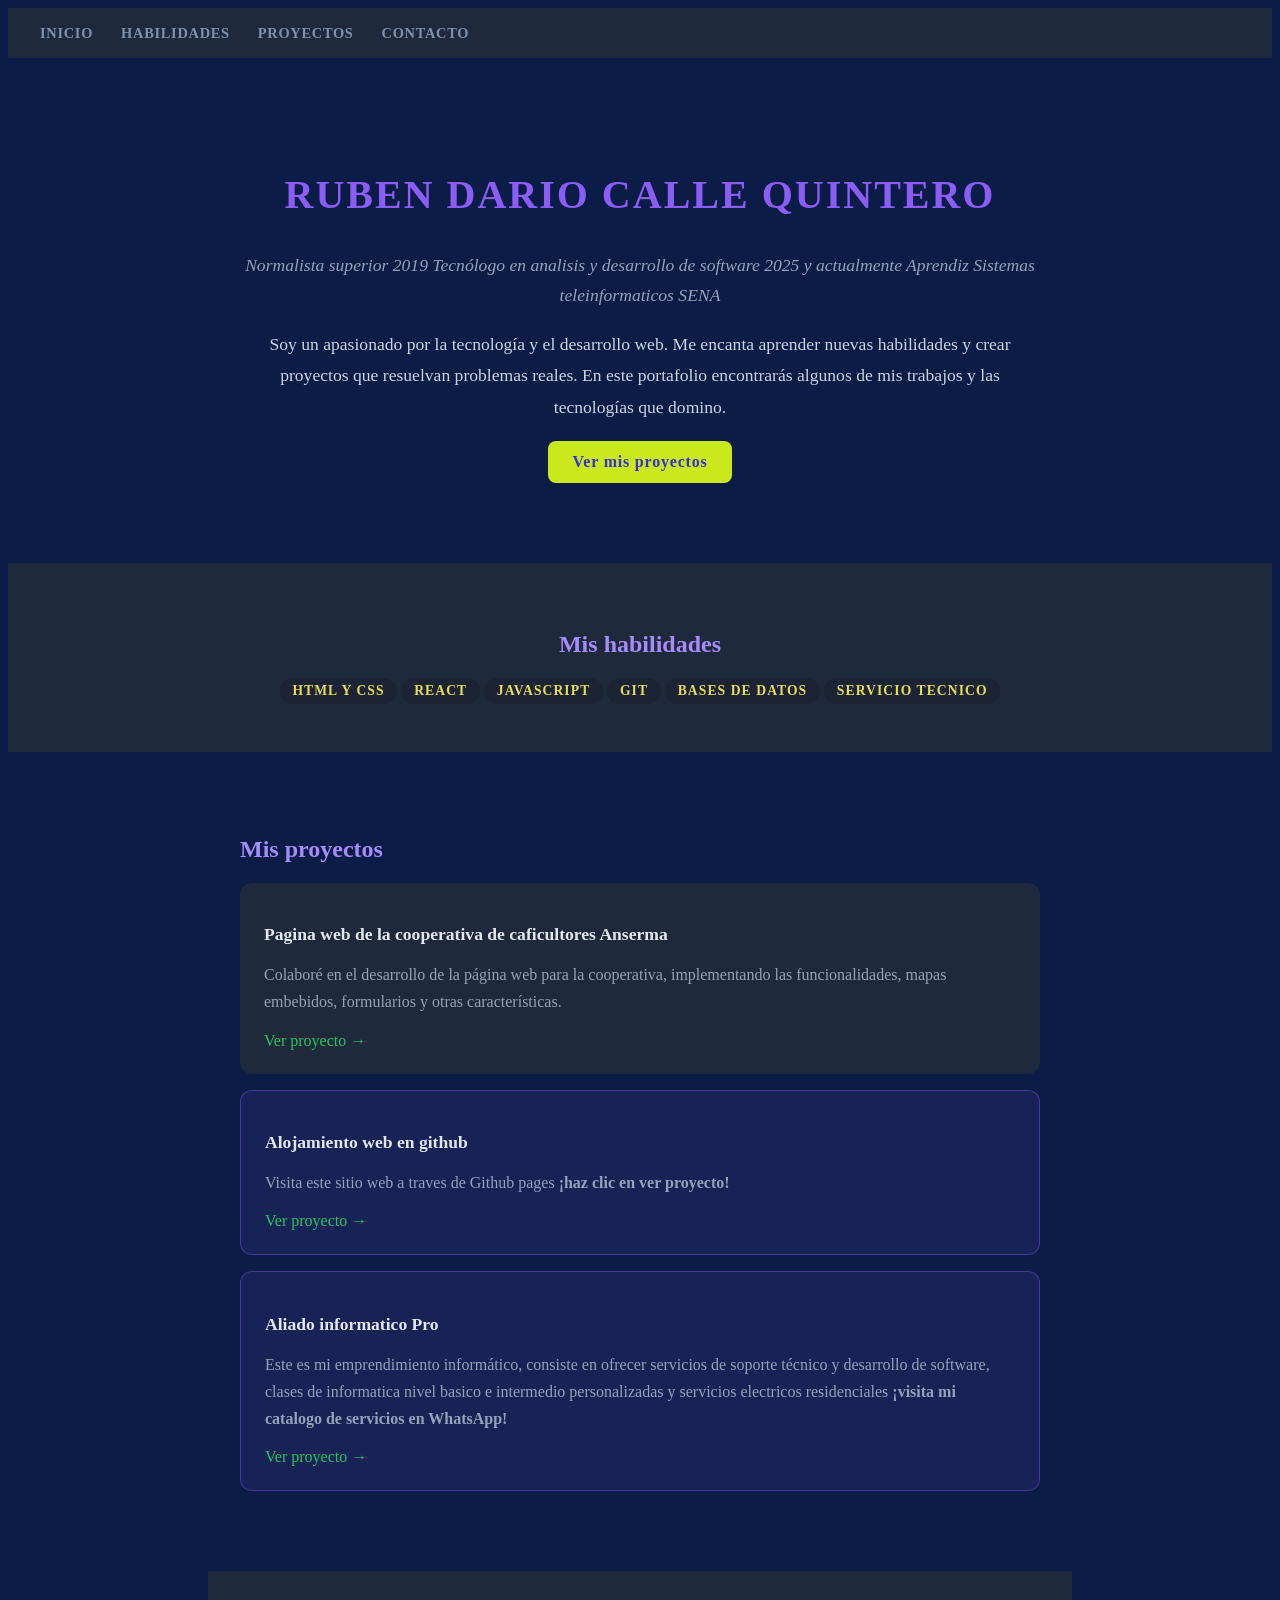
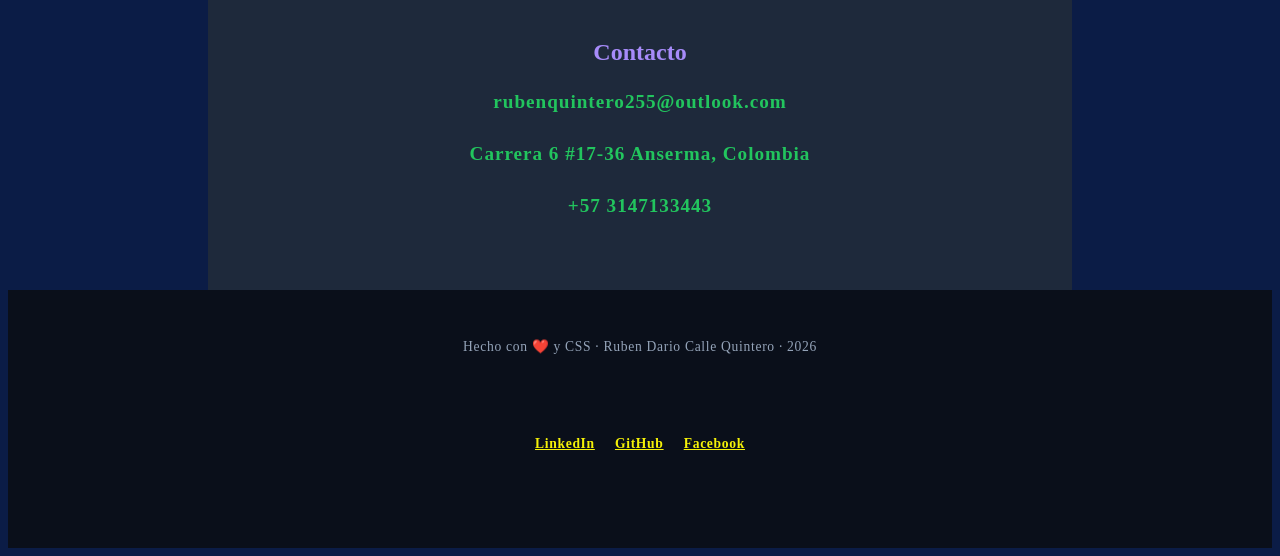
<file: index.html>
<!DOCTYPE html>
<html lang="es">
<head>
  <meta charset="UTF-8">
  <meta name="viewport" content="width=device-width, initial-scale=1.0">
  <title>Mi Perfil</title>

  <!-- 
    ╔══════════════════════════════════════════╗
    ║  TALLER CSS · El Pintor · SENA ADSO      ║
    ║  mi-perfil.html                          ║
    ║                                          ║
    ║  Este archivo HTML NO se edita           ║
    ║  (excepto tu nombre e información).      ║
    ║  Todo el diseño va en style.css          ║
    ╚══════════════════════════════════════════╝
  -->

  <!-- ACTIVIDAD 0: El link de CSS va aquí -->
  <link rel="stylesheet" href="style.css">

  <!-- ACTIVIDAD 5 (extra): Aquí irá el link de Google Fonts -->

</head>
<body>

  <!-- ════════ HEADER + NAVEGACIÓN ════════ -->
  <header>
    <nav>
      <a href="#inicio">Inicio</a>
      <a href="#habilidades">Habilidades</a>
      <a href="#proyectos">Proyectos</a>
      <a href="#contacto">Contacto</a>
    </nav>
  </header>

  <!-- ════════ CONTENIDO PRINCIPAL ════════ -->
  <main>

    <!-- SECCIÓN 1: Hero / Presentación -->
    <section id="inicio">
      <h1 class="nombre">Ruben Dario Calle Quintero</h1>
      <p class="rol"> Normalista superior 2019 Tecnólogo en analisis y desarrollo de software 2025 y  actualmente  Aprendiz Sistemas teleinformaticos SENA</p>
      <p class="descripcion">
          Soy un apasionado por la tecnología y el desarrollo web. Me encanta aprender nuevas habilidades y crear proyectos que resuelvan problemas reales. En este portafolio encontrarás algunos de mis trabajos y las tecnologías que domino.
      </p>
      <a href="#proyectos" class="boton">Ver mis proyectos</a>
    </section>

    <!-- SECCIÓN 2: Habilidades -->
    <section id="habilidades">
      <h2>Mis habilidades</h2>
      <span class="tag">HTML Y CSS</span>
      <span class="tag">React</span>
      <span class="tag">JavaScript</span>
      <span class="tag">Git</span>
      <span class="tag">Bases de datos</span>
      <span class="tag">servicio tecnico</span>
      <!-- Agrega más tags aquí: <span class="tag">Tu habilidad</span> -->
    </section>

    <!-- SECCIÓN 3: Proyectos -->
    <section id="proyectos">
      <h2>Mis proyectos</h2>

      <article class="tarjeta">
        <h3>Pagina web de la cooperativa de caficultores Anserma</h3>
        <p>Colaboré en el desarrollo de la página web para la cooperativa, implementando las funcionalidades, mapas embebidos, formularios y otras características.</p>
        <a href="https://www.cooperativaanserma.com.co/inicio"  target="_blank" class="link-page">Ver proyecto →</a>
      </article>

      <article class="tarjeta destacada">
        <h3>Alojamiento web en github</h3>
        <p>Visita este sitio web a traves de Github pages <strong>¡haz clic en ver proyecto!</strong></p>
        <a href="https://ruwenk.github.io/Taller_Html_Css/"  target="_blank" class="link-page">Ver proyecto →</a>
      </article>
      <article class="tarjeta destacada">
        <h3>Aliado informatico Pro</h3>
        <p> Este es mi emprendimiento informático, consiste en ofrecer servicios de soporte técnico y desarrollo de software, clases de informatica nivel basico e intermedio personalizadas y servicios electricos residenciales <strong>¡visita mi catalogo de servicios en WhatsApp!</strong></p>
        <a href="https://wa.me/573147133443"  target="_blank" class="link-page">Ver proyecto →</a>
      </article>

      <!-- Puedes agregar más tarjetas aquí -->

    </section>

    <!-- SECCIÓN 4: Contacto -->
    <section id="contacto">
      <h2>Contacto</h2>
      <p class="email">rubenquintero255@outlook.com</p>
      <p class="direccion">Carrera 6 #17-36 Anserma, Colombia</p>
      <p class="telefono">+57 3147133443</p>
    </section>

  </main>

  <!-- ════════ PIE DE PÁGINA ════════ -->
  <footer>
    <p>Hecho con ❤️ y CSS · Ruben Dario Calle Quintero · 2026</p>
    <section class="redes-sociales">
      <a href="https://www.linkedin.com/in/ruben-dario-calle-quintero-9b5a65271/" target="_blank">LinkedIn</a>
      <a href="https://github.com/Ruwenk" target="_blank">GitHub</a>
      <a href="https://www.facebook.com/rubenks.callequintero/" target="_blank">Facebook</a>

  </footer>

</body>
</html>
</file>
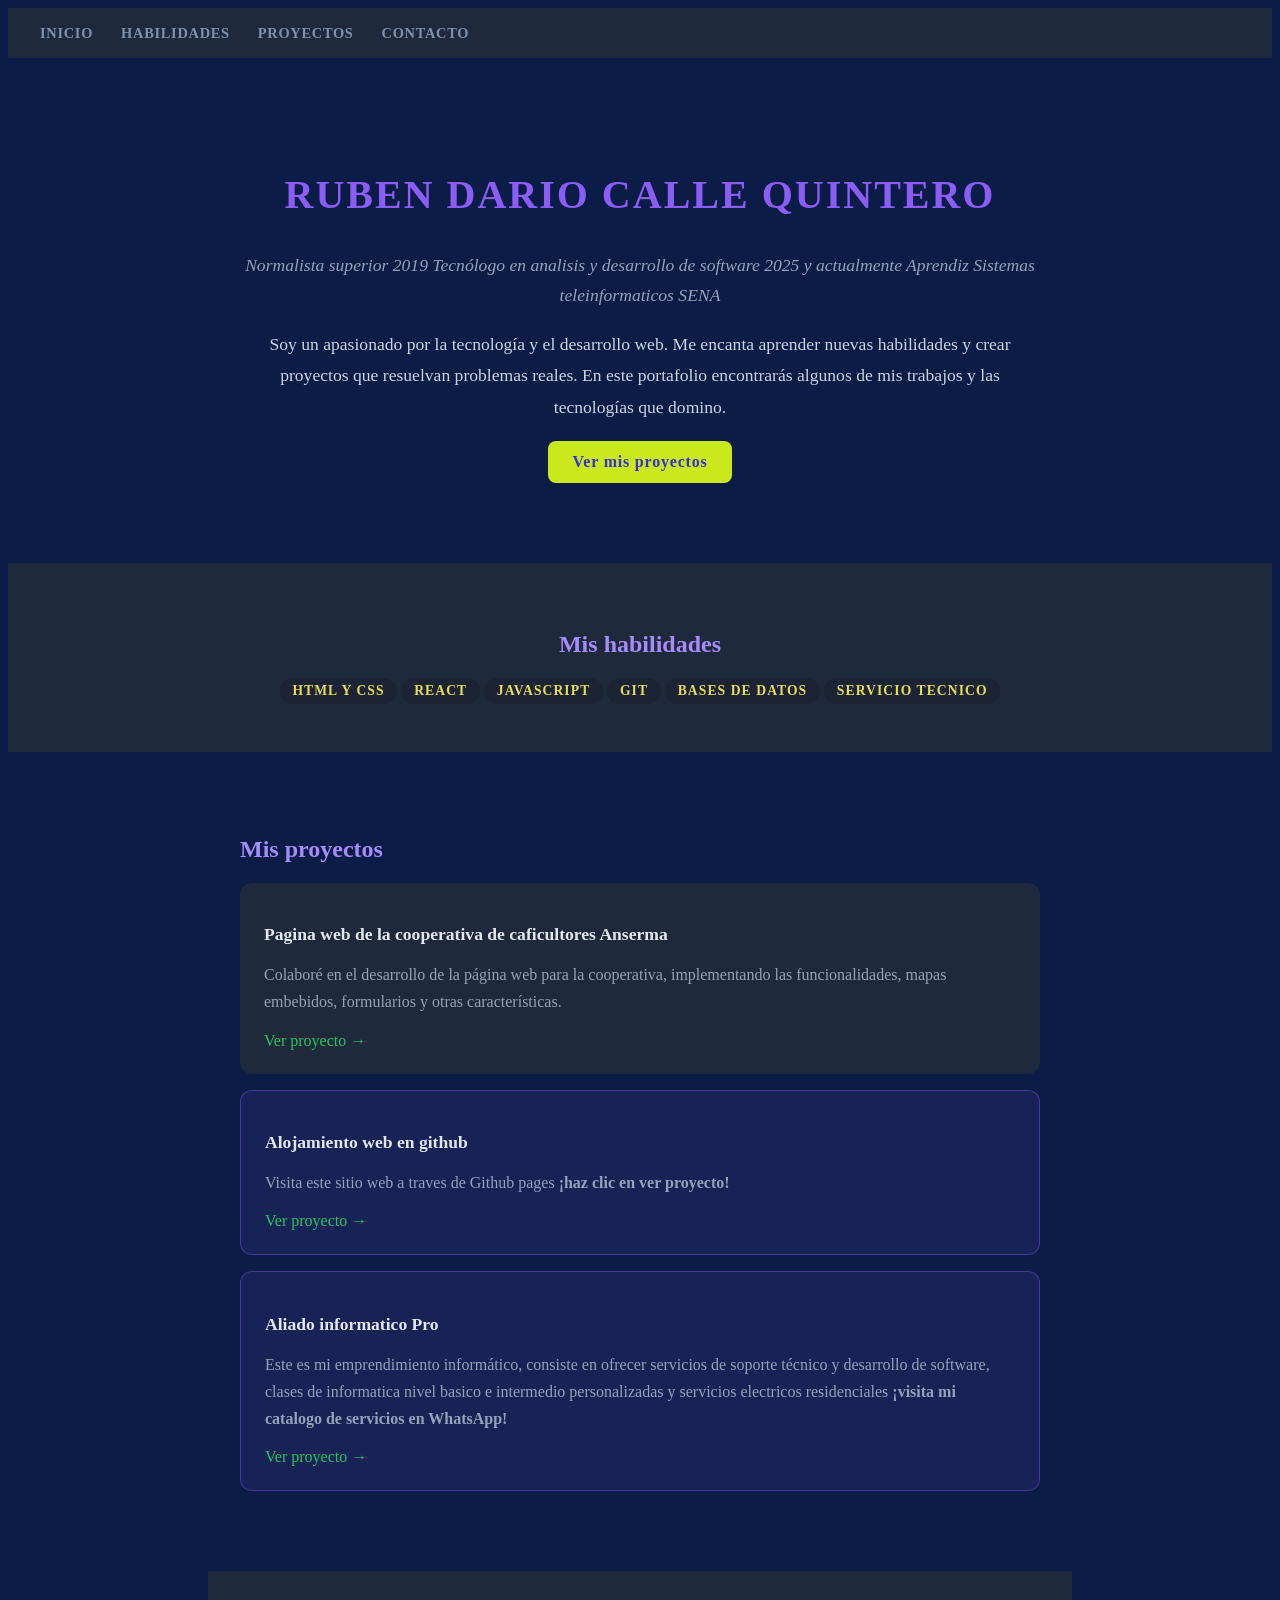
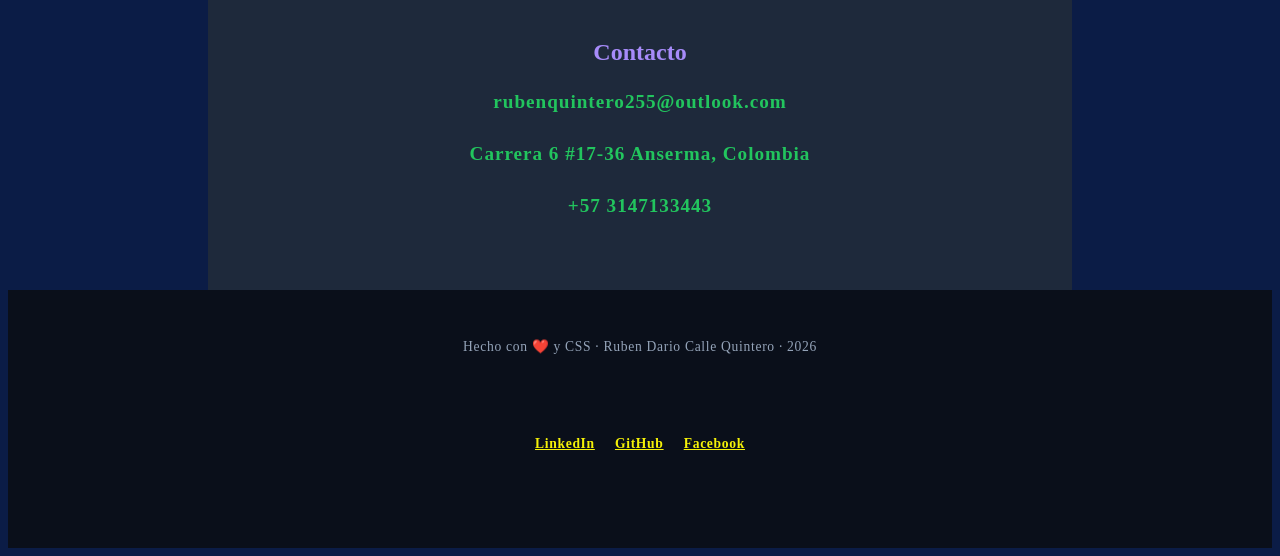
<file: mi-perfil.html>
<!DOCTYPE html>
<html lang="es">
<head>
  <meta charset="UTF-8">
  <meta name="viewport" content="width=device-width, initial-scale=1.0">
  <title>Mi Perfil</title>

  <!-- 
    ╔══════════════════════════════════════════╗
    ║  TALLER CSS · El Pintor · SENA ADSO      ║
    ║  mi-perfil.html                          ║
    ║                                          ║
    ║  Este archivo HTML NO se edita           ║
    ║  (excepto tu nombre e información).      ║
    ║  Todo el diseño va en style.css          ║
    ╚══════════════════════════════════════════╝
  -->

  <!-- ACTIVIDAD 0: El link de CSS va aquí -->
  <link rel="stylesheet" href="style.css">

  <!-- ACTIVIDAD 5 (extra): Aquí irá el link de Google Fonts -->

</head>
<body>

  <!-- ════════ HEADER + NAVEGACIÓN ════════ -->
  <header>
    <nav>
      <a href="#inicio">Inicio</a>
      <a href="#habilidades">Habilidades</a>
      <a href="#proyectos">Proyectos</a>
      <a href="#contacto">Contacto</a>
    </nav>
  </header>

  <!-- ════════ CONTENIDO PRINCIPAL ════════ -->
  <main>

    <!-- SECCIÓN 1: Hero / Presentación -->
    <section id="inicio">
      <h1 class="nombre">Ruben Dario Calle Quintero</h1>
      <p class="rol"> Normalista superior 2019 Tecnólogo en analisis y desarrollo de software 2025 y  actualmente  Aprendiz Sistemas teleinformaticos SENA</p>
      <p class="descripcion">
          Soy un apasionado por la tecnología y el desarrollo web. Me encanta aprender nuevas habilidades y crear proyectos que resuelvan problemas reales. En este portafolio encontrarás algunos de mis trabajos y las tecnologías que domino.
      </p>
      <a href="#proyectos" class="boton">Ver mis proyectos</a>
    </section>

    <!-- SECCIÓN 2: Habilidades -->
    <section id="habilidades">
      <h2>Mis habilidades</h2>
      <span class="tag">HTML Y CSS</span>
      <span class="tag">React</span>
      <span class="tag">JavaScript</span>
      <span class="tag">Git</span>
      <span class="tag">Bases de datos</span>
      <span class="tag">servicio tecnico</span>
      <!-- Agrega más tags aquí: <span class="tag">Tu habilidad</span> -->
    </section>

    <!-- SECCIÓN 3: Proyectos -->
    <section id="proyectos">
      <h2>Mis proyectos</h2>

      <article class="tarjeta">
        <h3>Pagina web de la cooperativa de caficultores Anserma</h3>
        <p>Colaboré en el desarrollo de la página web para la cooperativa, implementando las funcionalidades, mapas embebidos, formularios y otras características.</p>
        <a href="https://www.cooperativaanserma.com.co/inicio"  target="_blank" class="link-page">Ver proyecto →</a>
      </article>

      <article class="tarjeta destacada">
        <h3>Alojamiento web en github</h3>
        <p>Visita este sitio web a traves de Github pages <strong>¡haz clic en ver proyecto!</strong></p>
        <a href="https://github.com/Ruwenk"  target="_blank" class="link-page">Ver proyecto →</a>
      </article>
      <article class="tarjeta destacada">
        <h3>Aliado informatico Pro</h3>
        <p> Este es mi emprendimiento informático, consiste en ofrecer servicios de soporte técnico y desarrollo de software, clases de informatica nivel basico e intermedio personalizadas y servicios electricos residenciales <strong>¡visita mi catalogo de servicios en WhatsApp!</strong></p>
        <a href="https://wa.me/573147133443"  target="_blank" class="link-page">Ver proyecto →</a>
      </article>

      <!-- Puedes agregar más tarjetas aquí -->

    </section>

    <!-- SECCIÓN 4: Contacto -->
    <section id="contacto">
      <h2>Contacto</h2>
      <p class="email">rubenquintero255@outlook.com</p>
      <p class="direccion">Carrera 6 #17-36 Anserma, Colombia</p>
      <p class="telefono">+57 3147133443</p>
    </section>

  </main>

  <!-- ════════ PIE DE PÁGINA ════════ -->
  <footer>
    <p>Hecho con ❤️ y CSS · Ruben Dario Calle Quintero · 2026</p>
    <section class="redes-sociales">
      <a href="https://www.linkedin.com/in/ruben-dario-calle-quintero-9b5a65271/" target="_blank">LinkedIn</a>
      <a href="https://github.com/Ruwenk" target="_blank">GitHub</a>
      <a href="https://www.facebook.com/rubenks.callequintero/" target="_blank">Facebook</a>

  </footer>

</body>
</html>
</file>
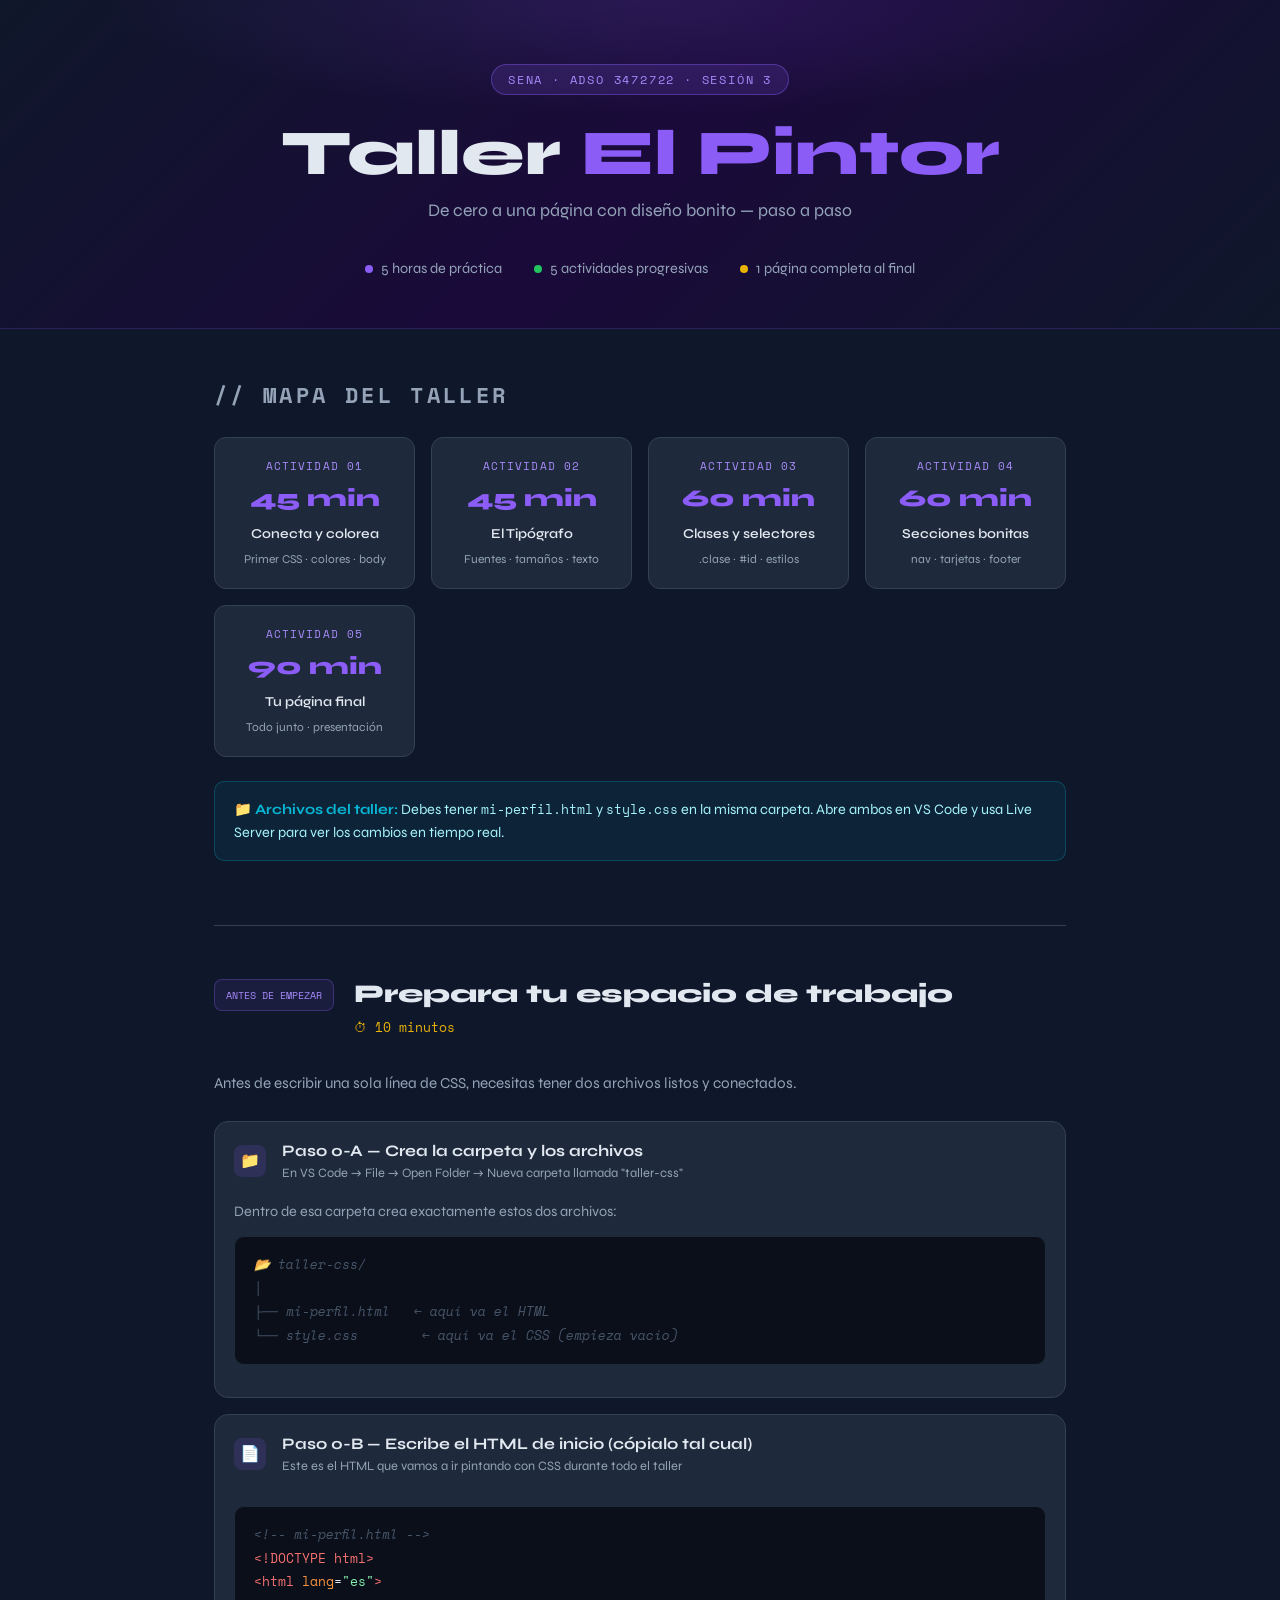
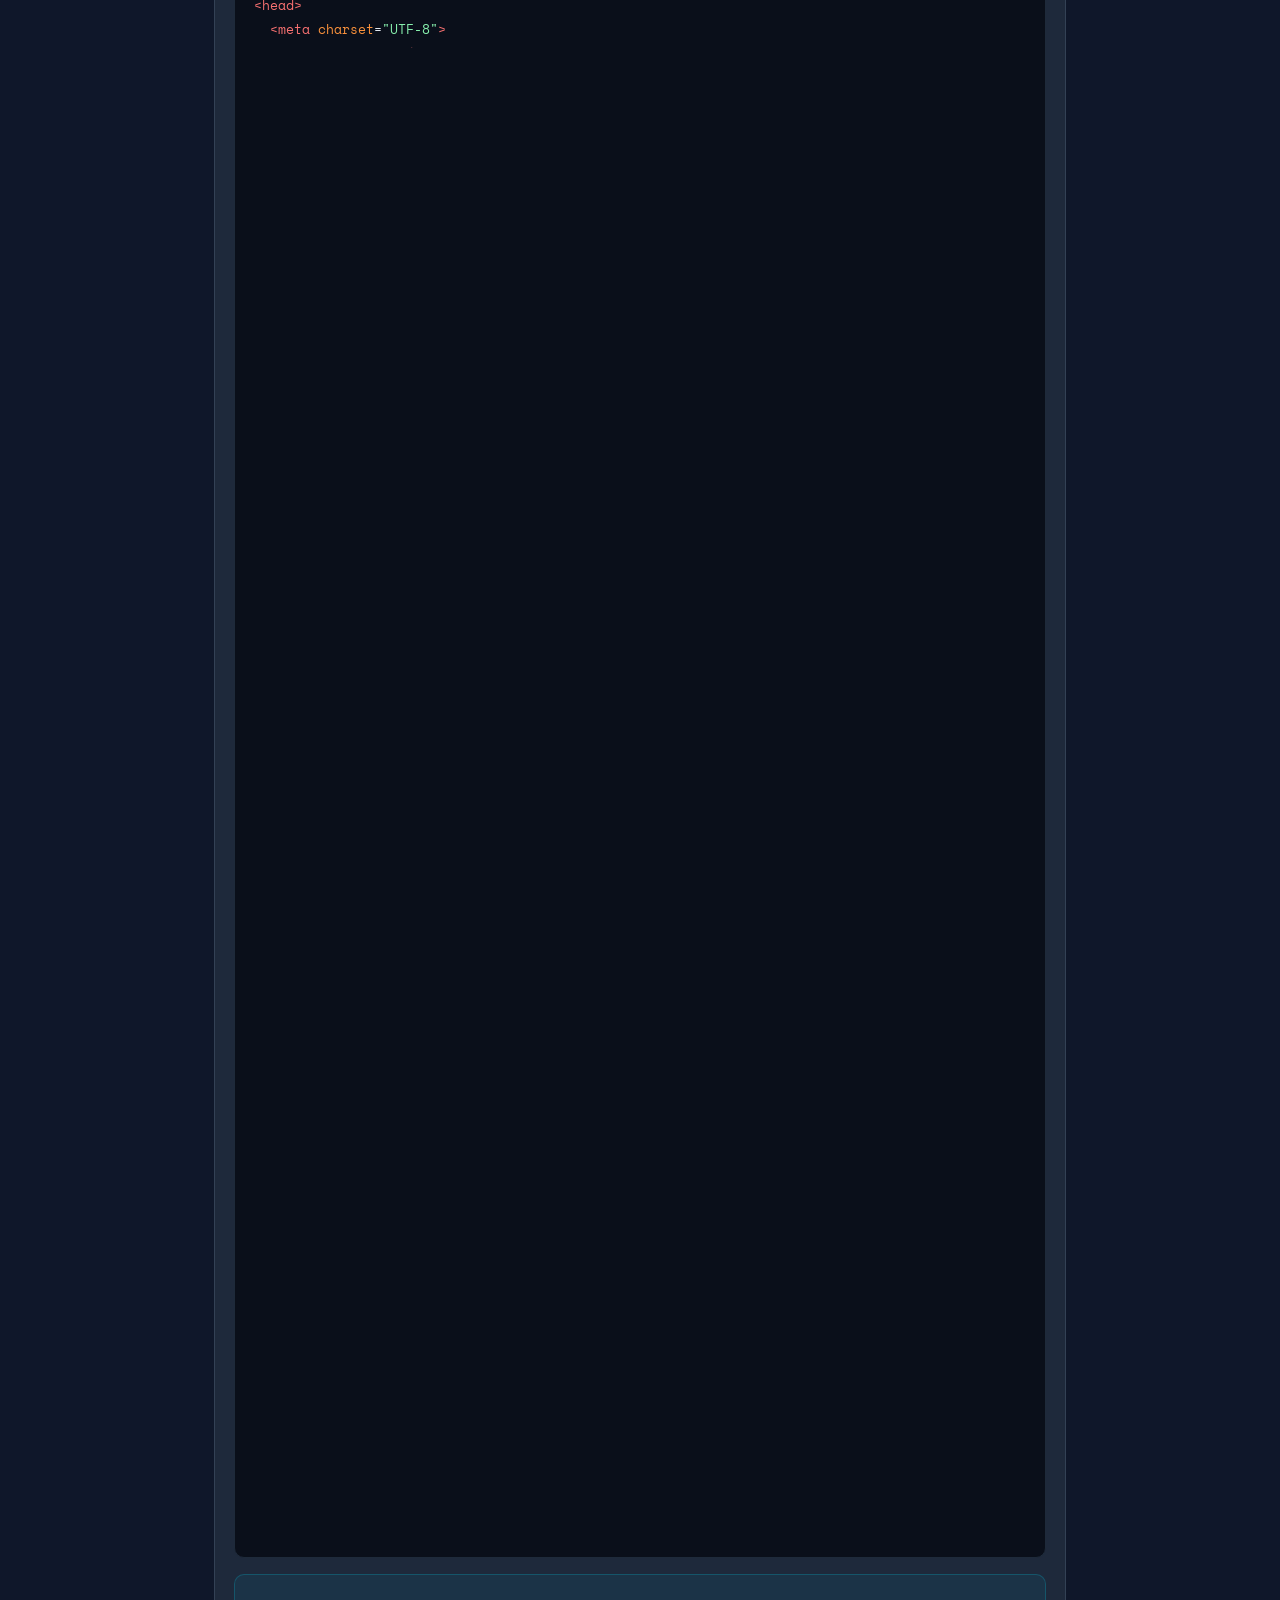
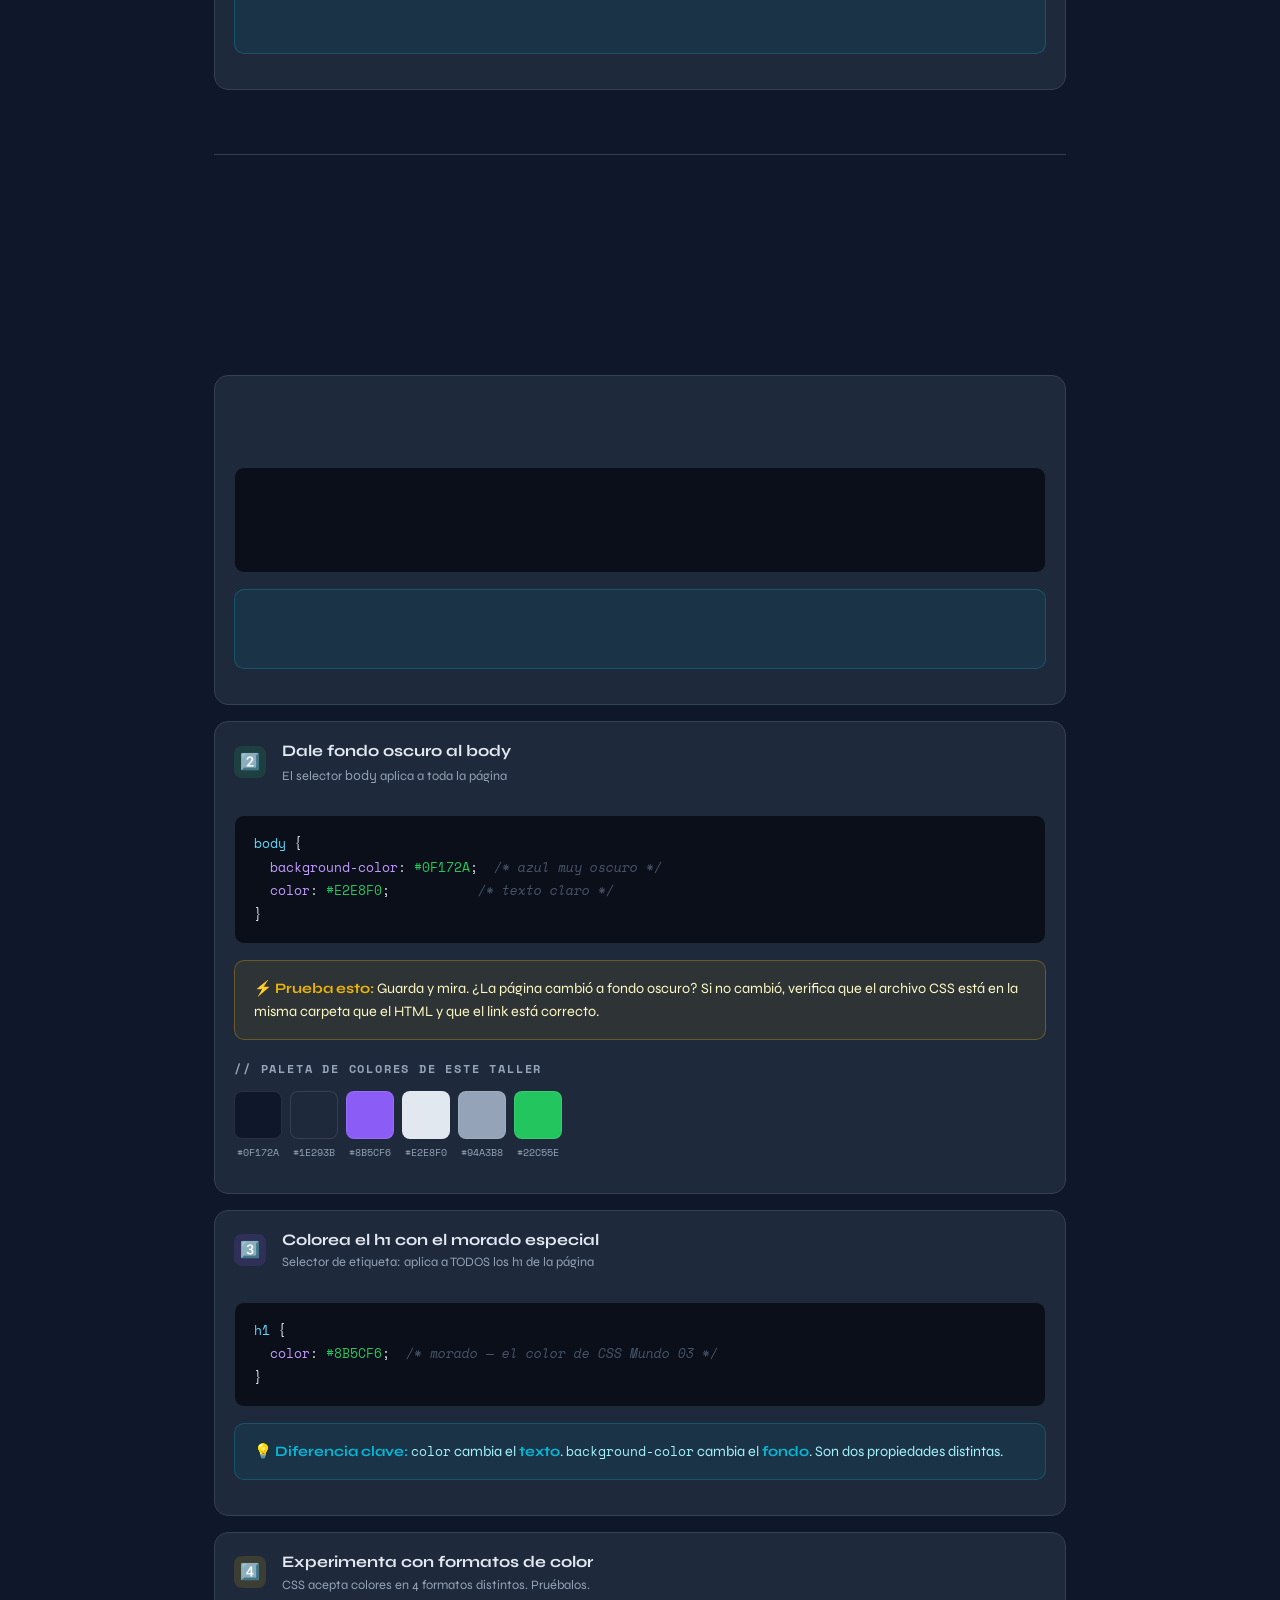
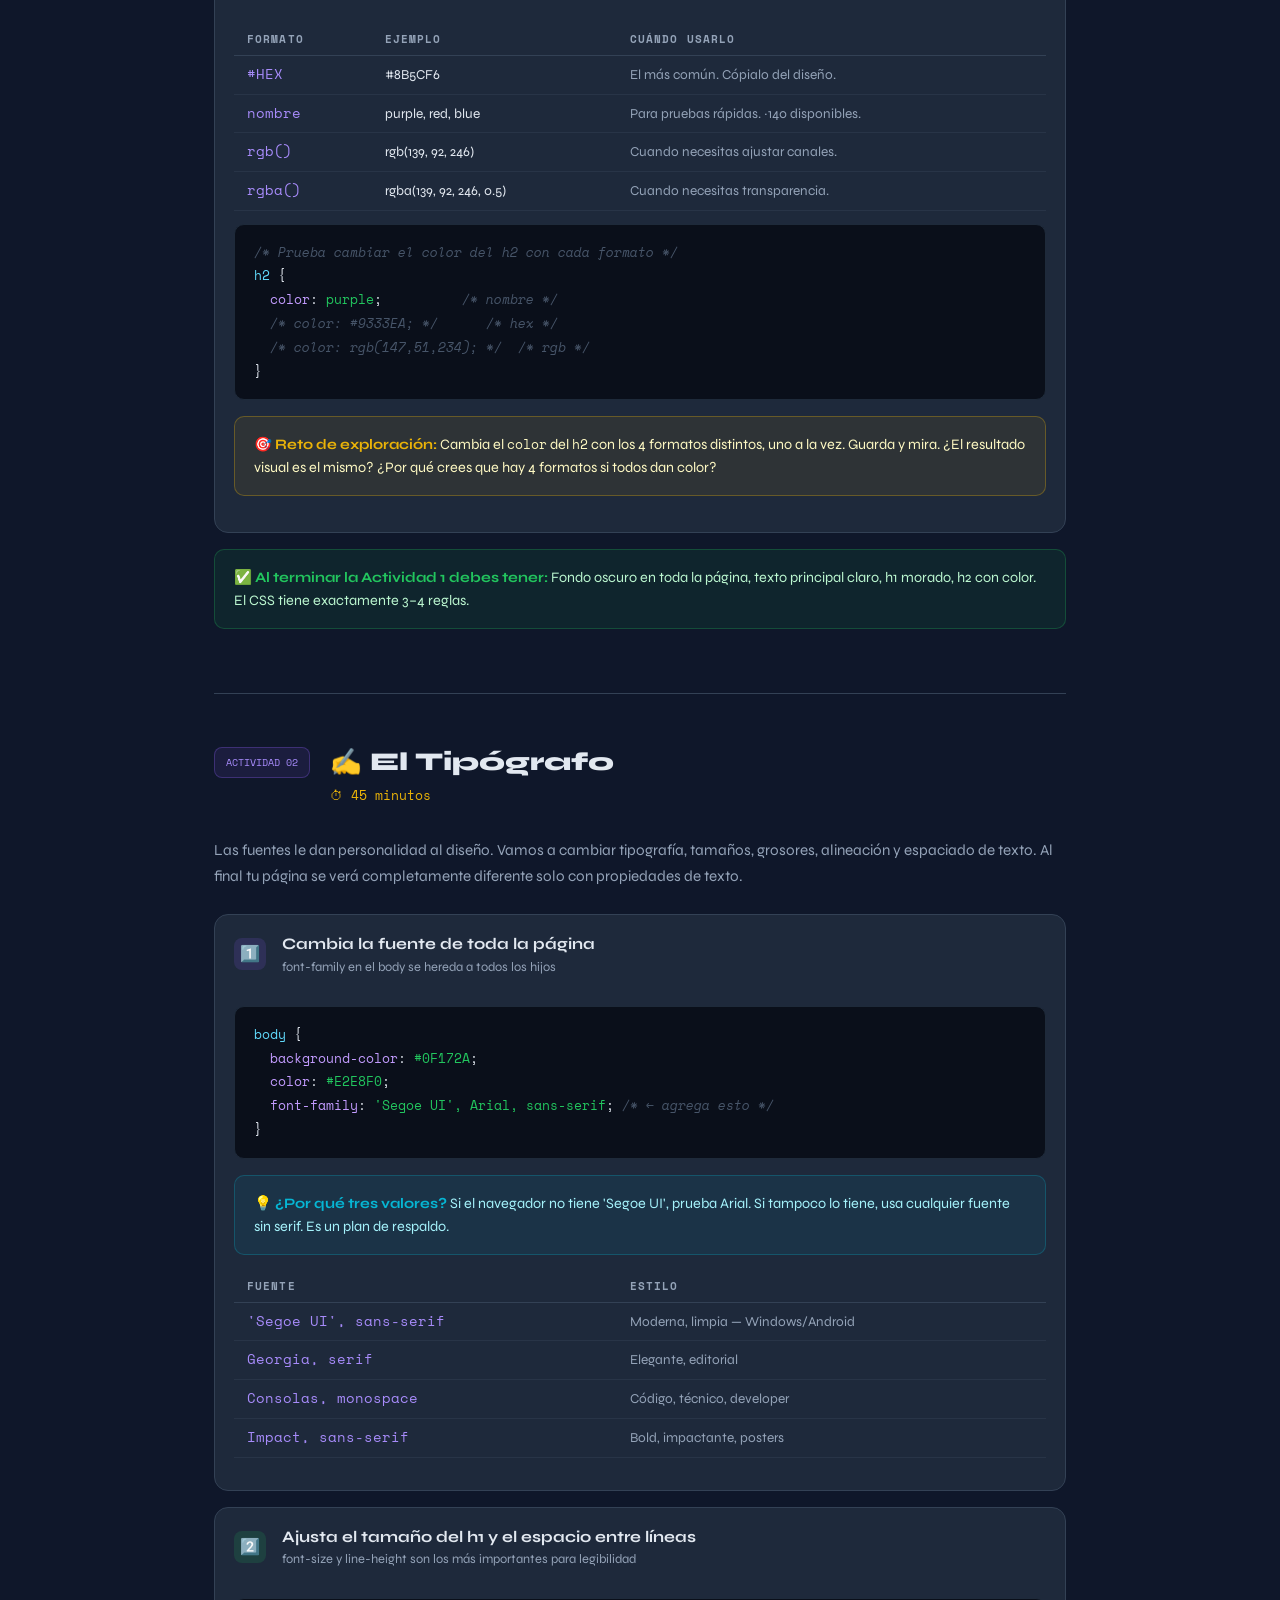
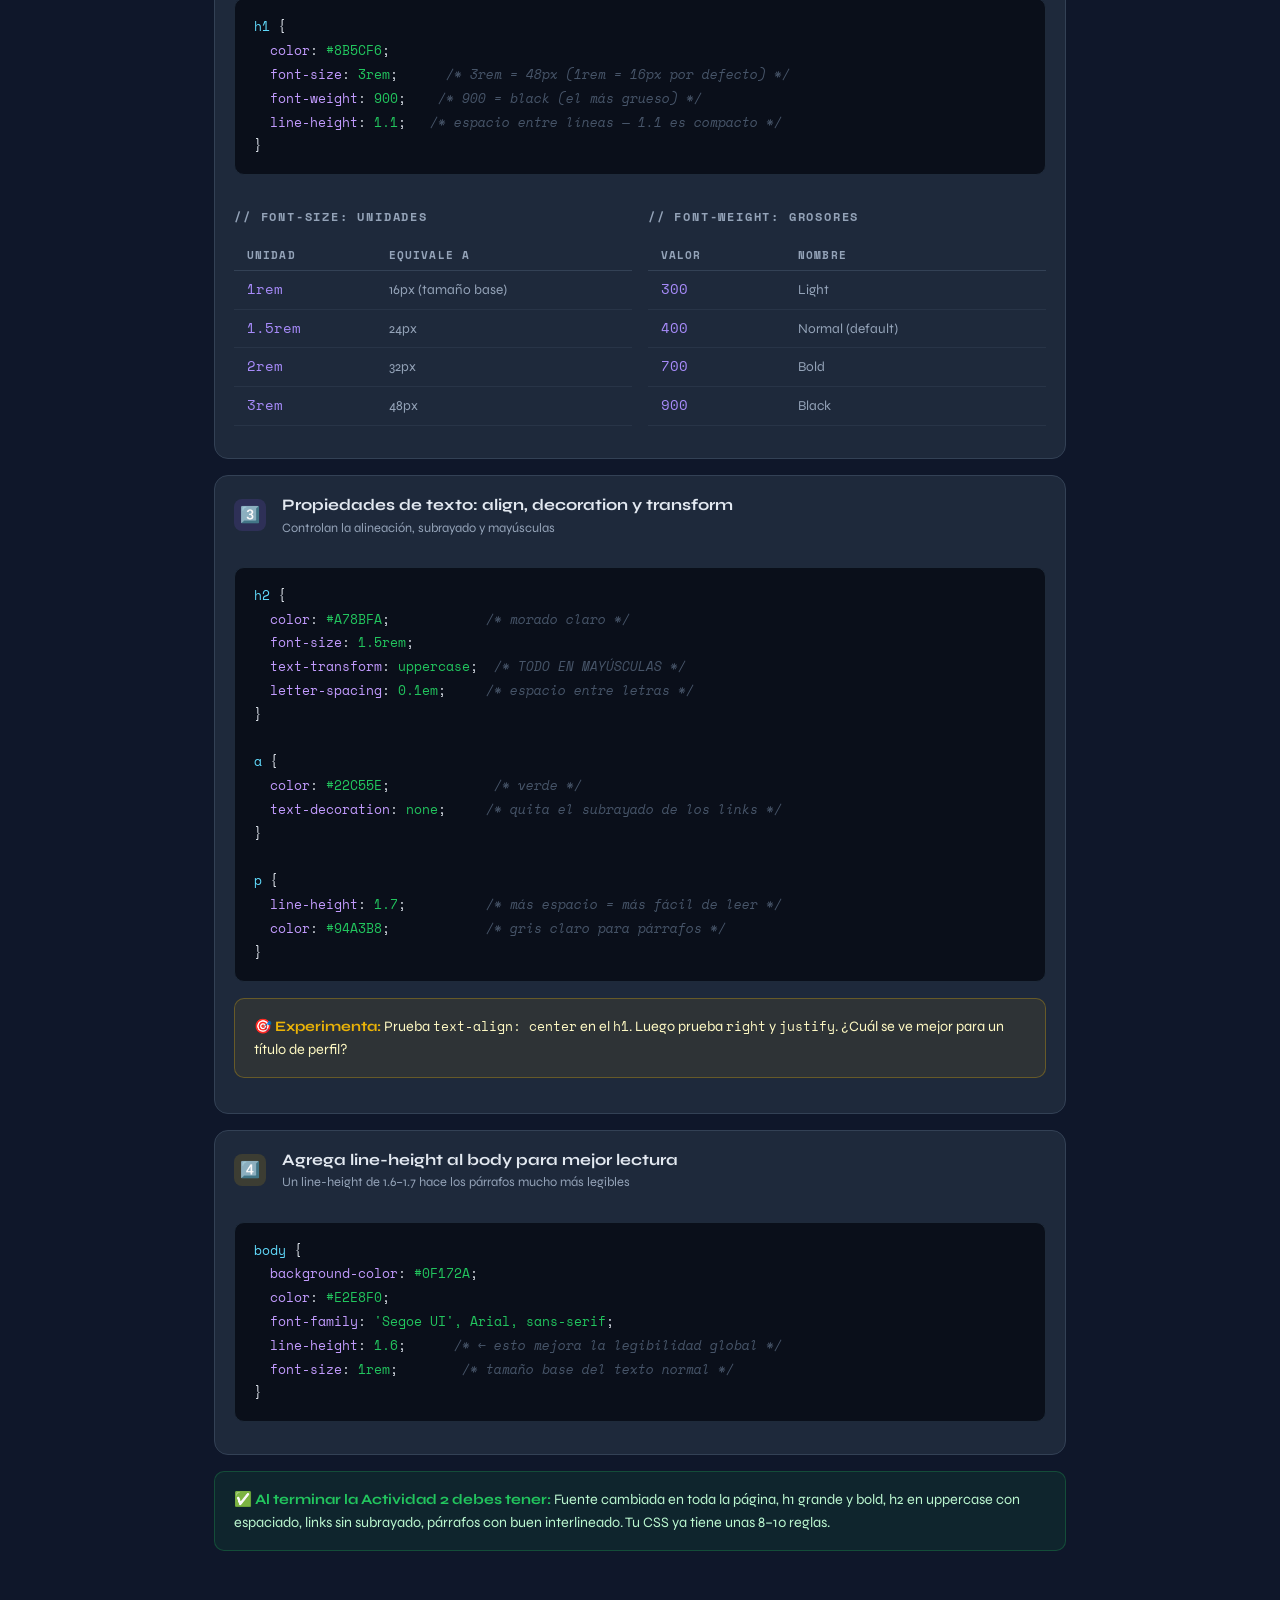
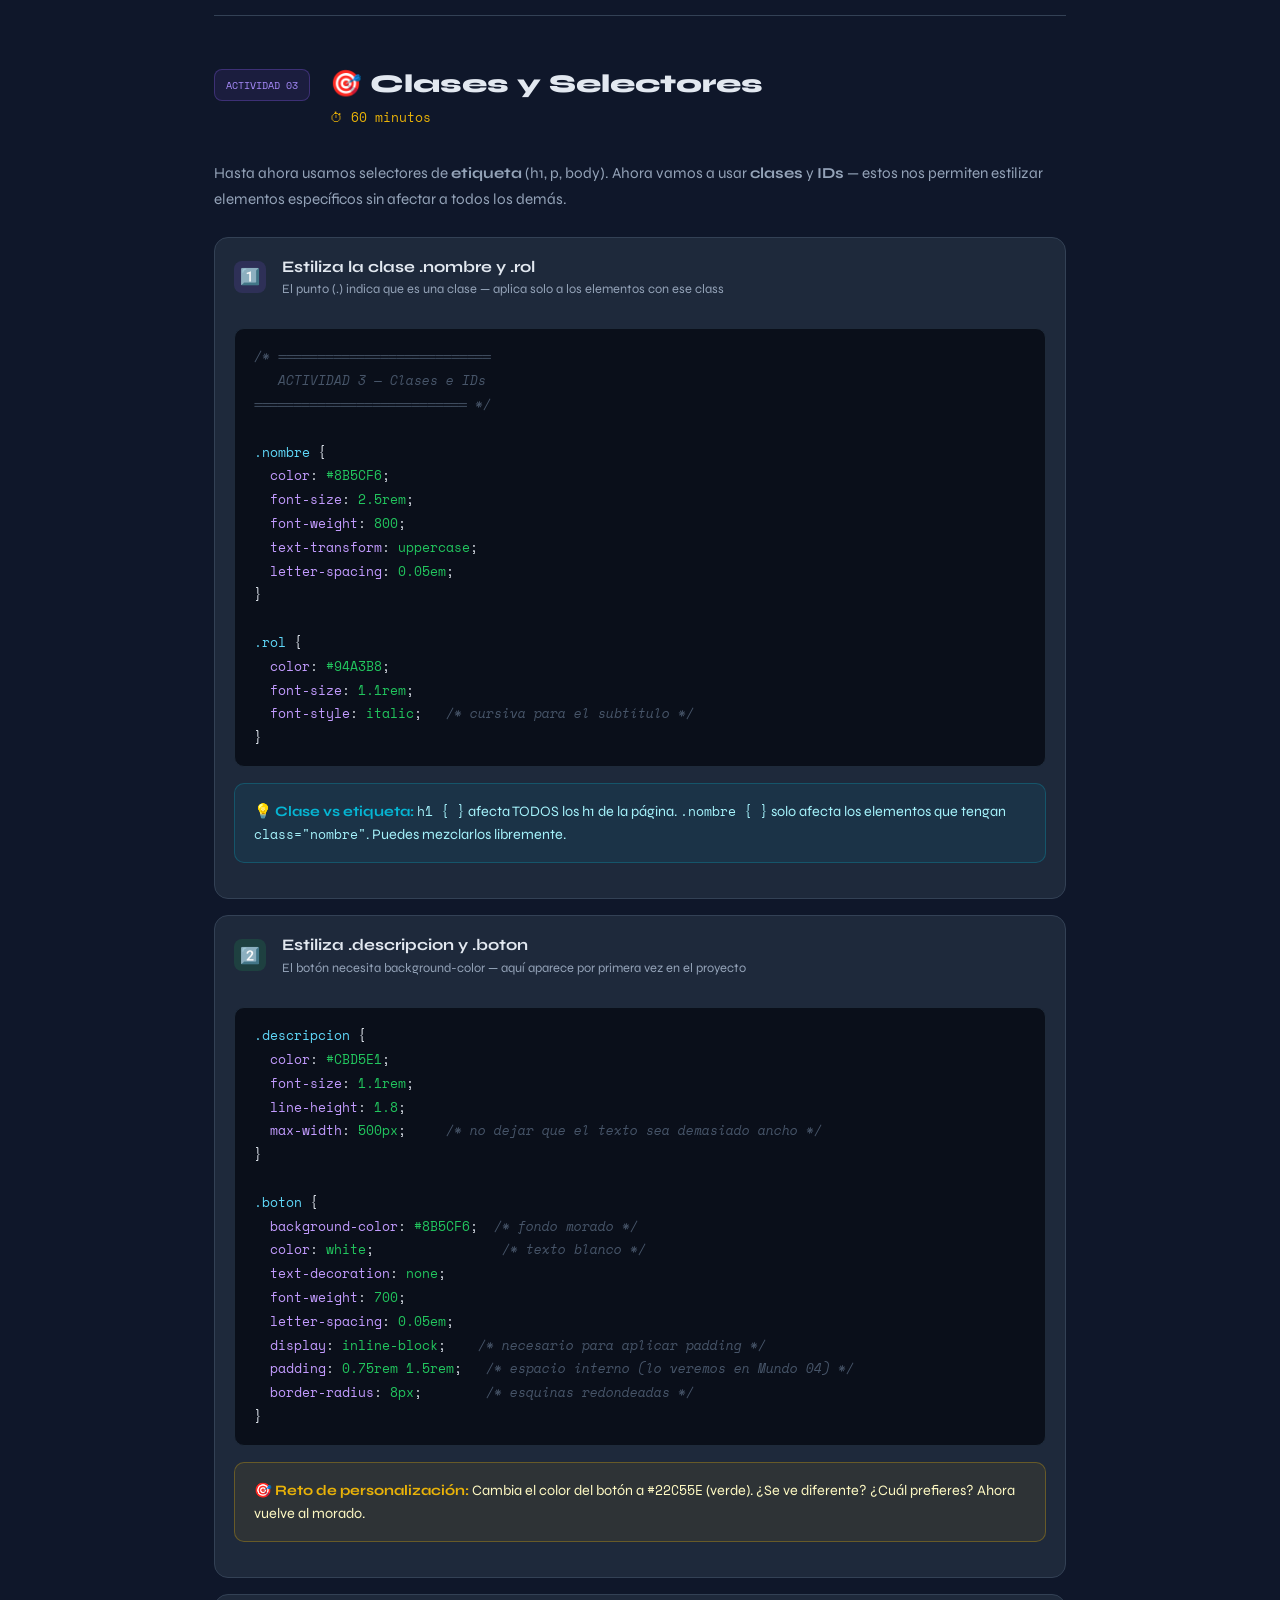
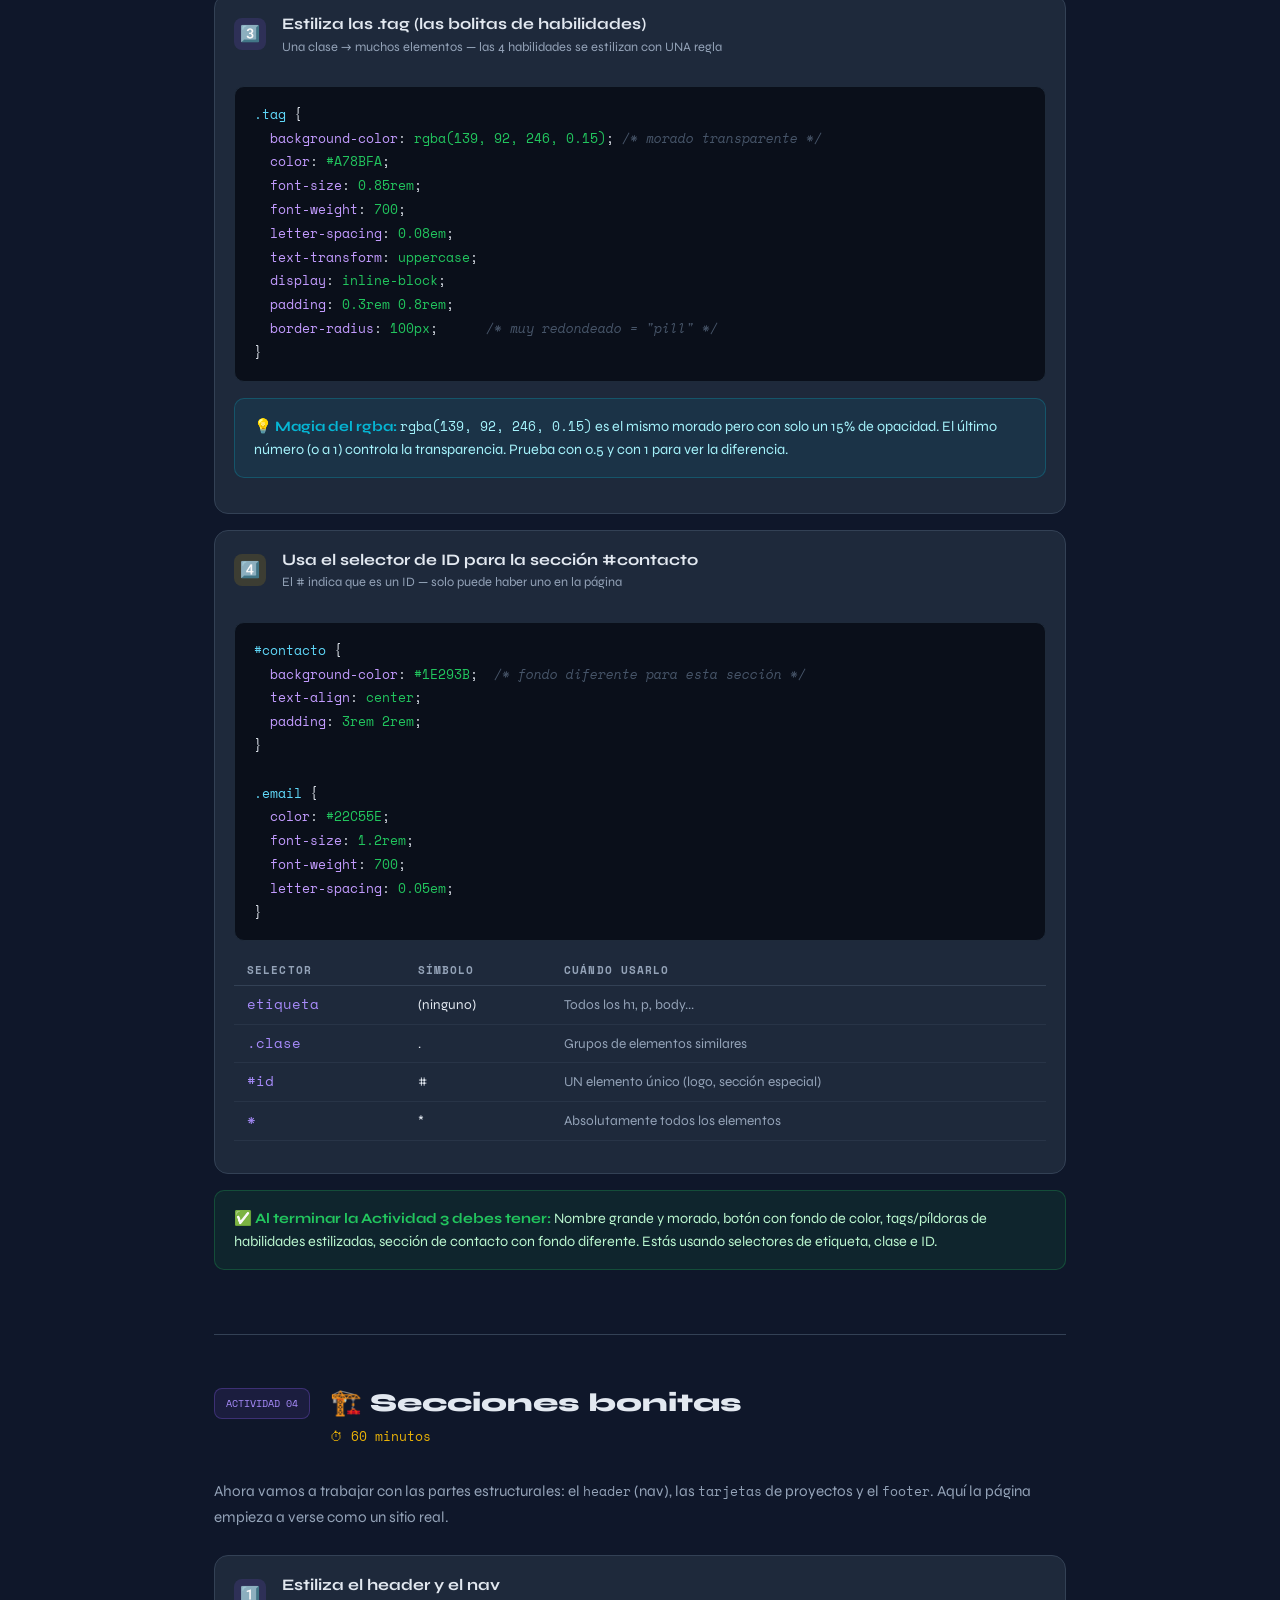
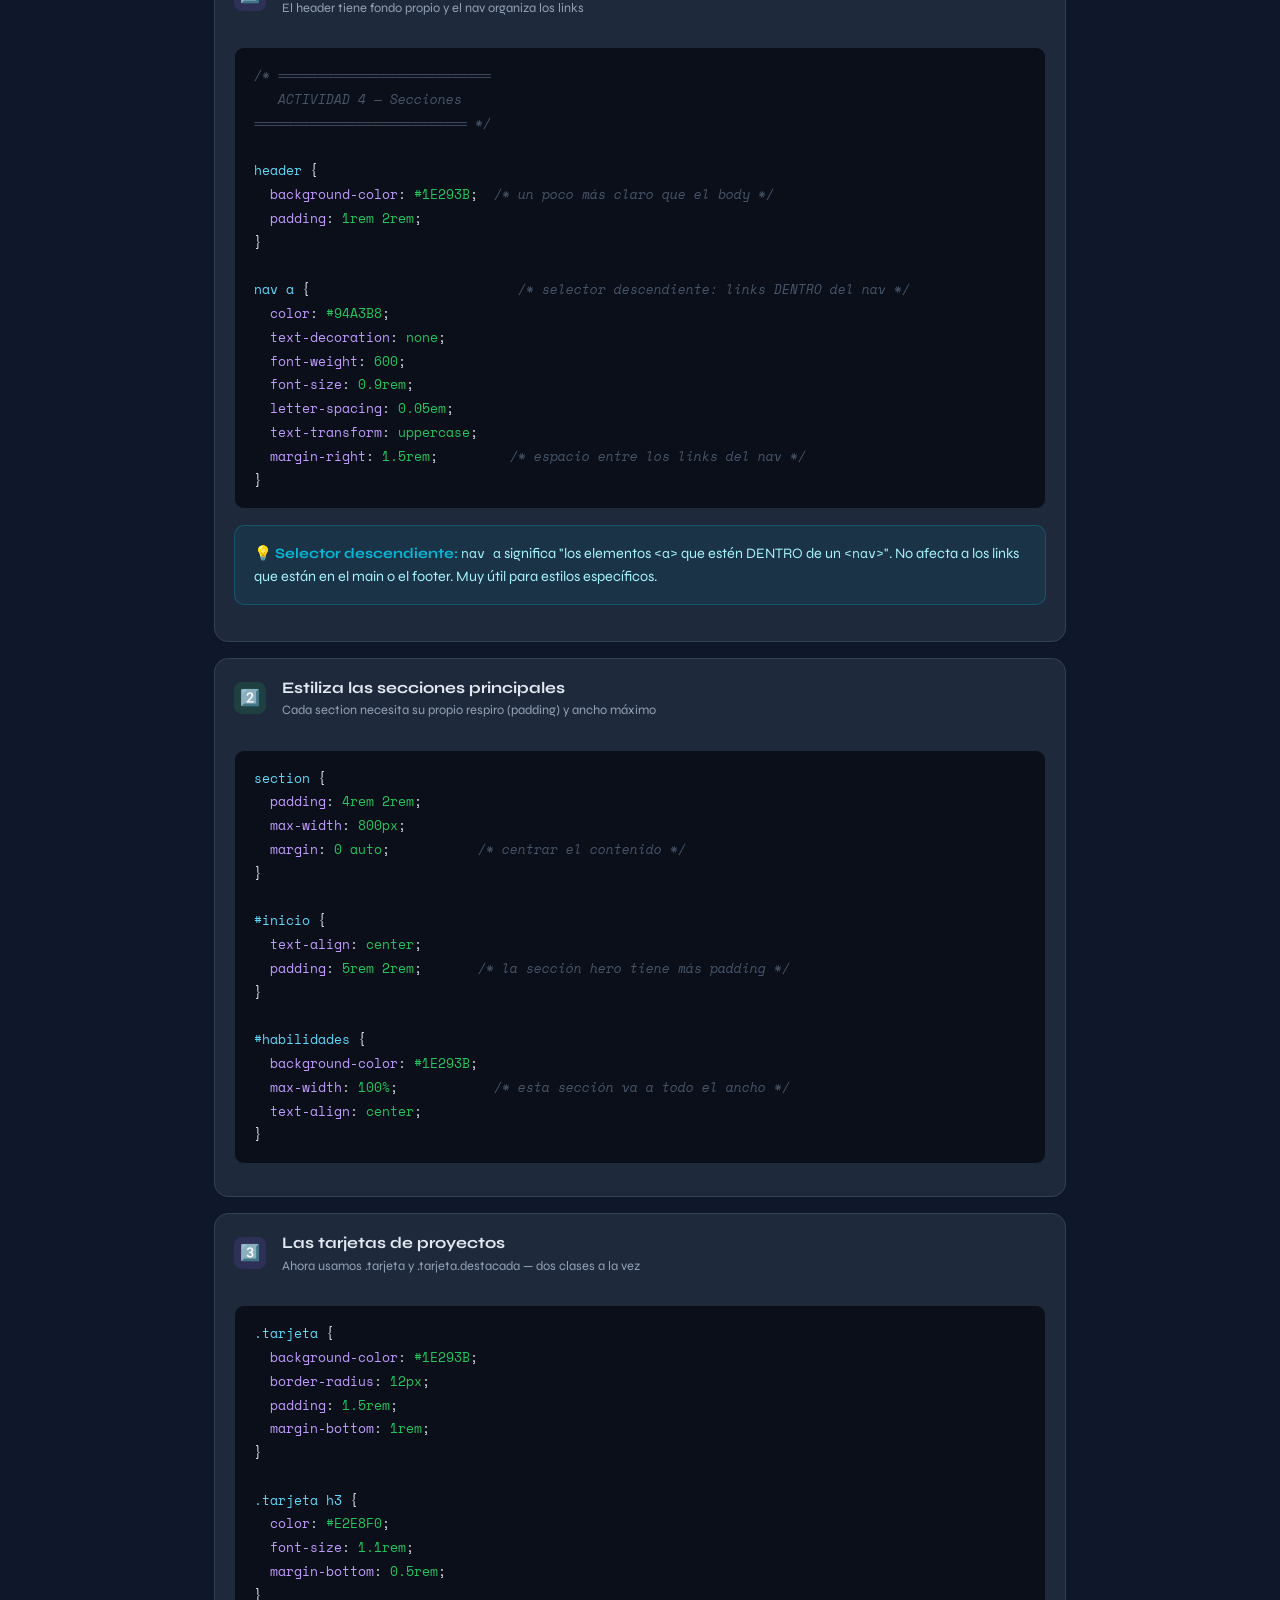
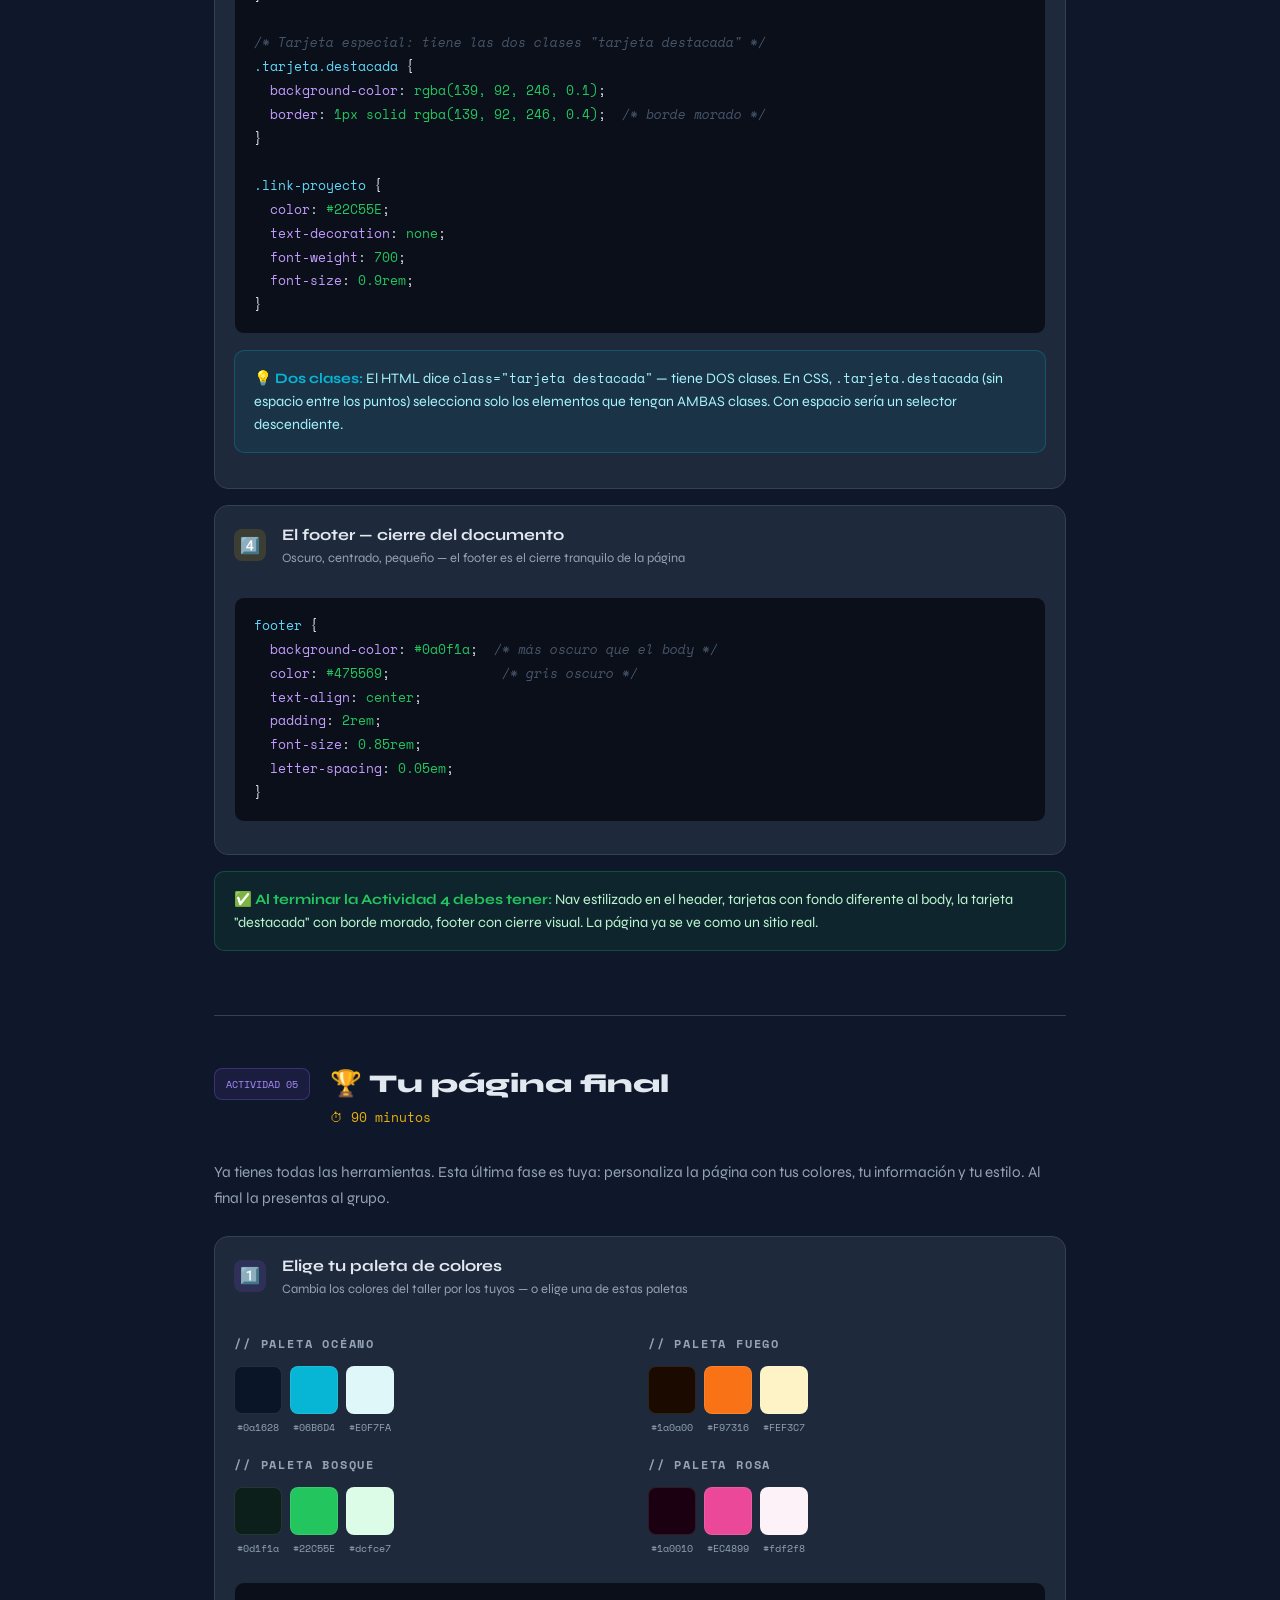
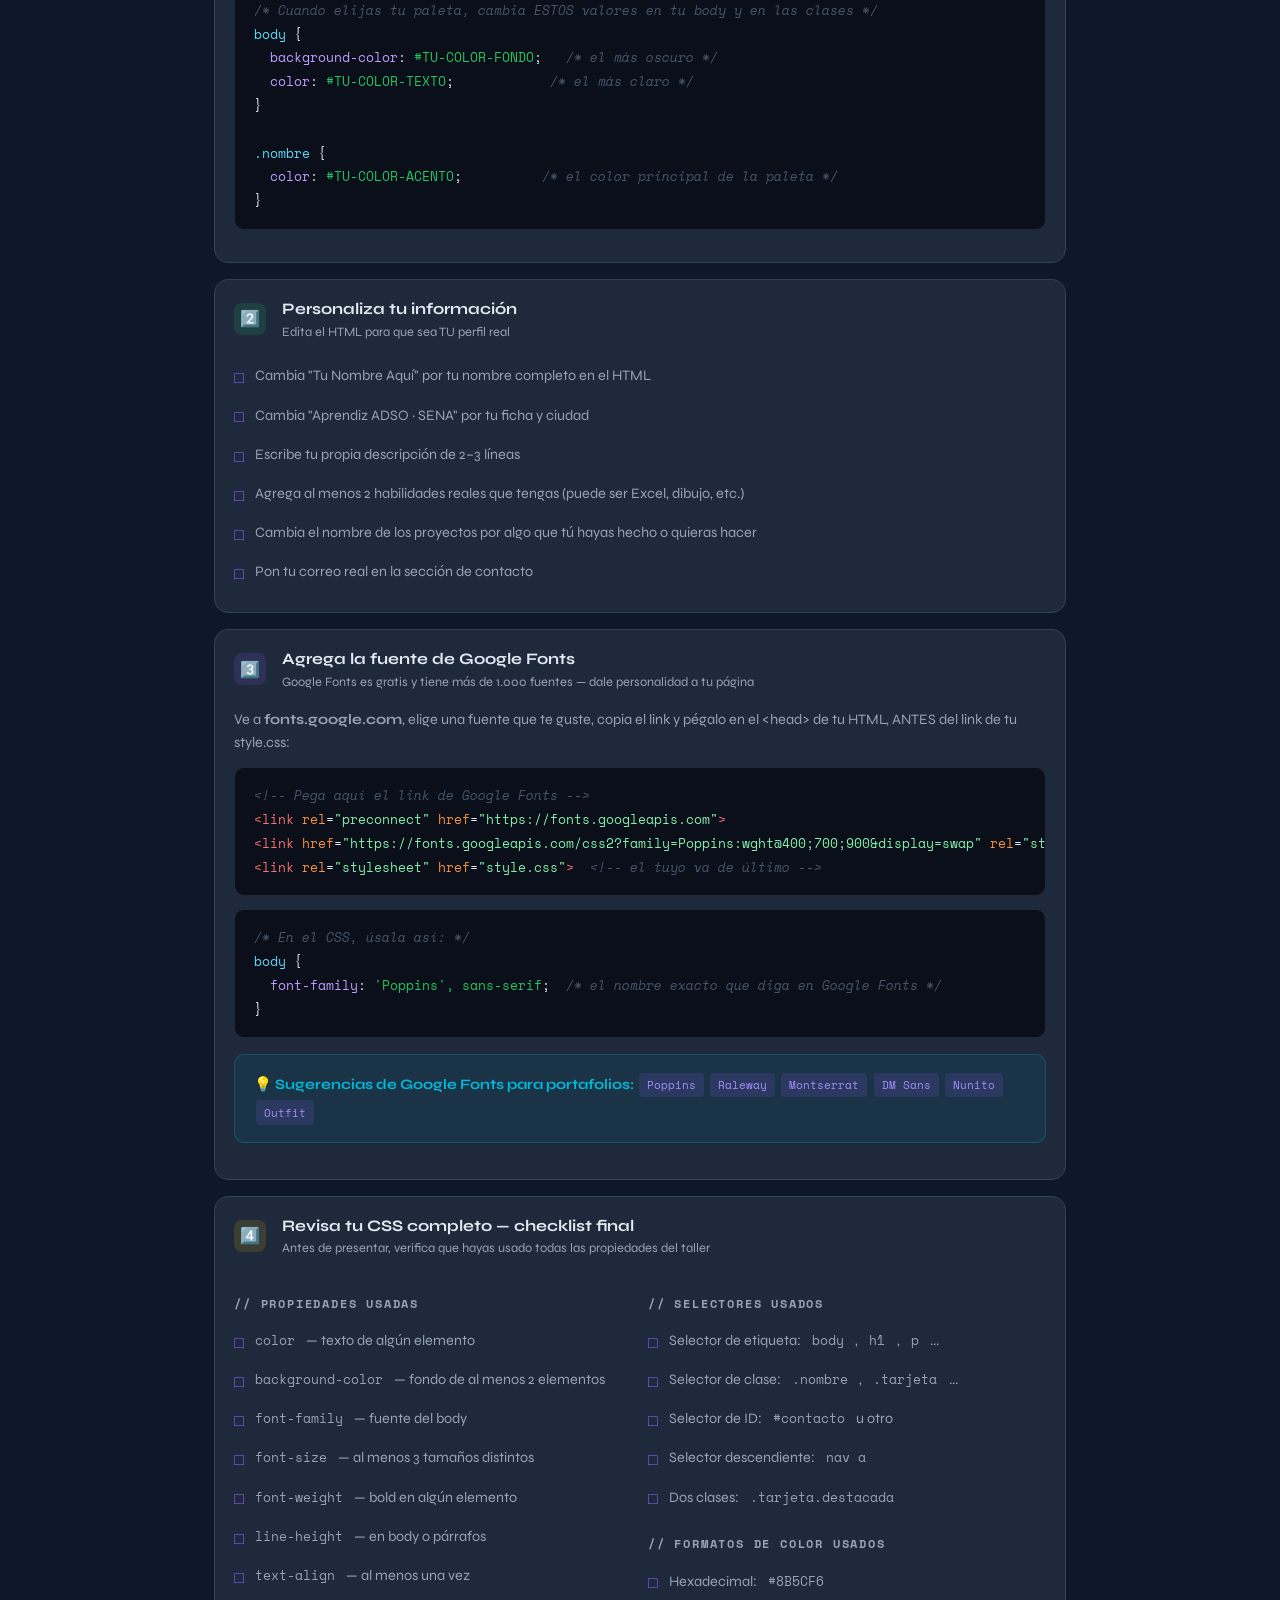
<file: taller-css-guia.html>
<!DOCTYPE html>
<html lang="es">
<head>
  <meta charset="UTF-8">
  <meta name="viewport" content="width=device-width, initial-scale=1.0">
  <title>Taller CSS · El Pintor · SENA ADSO</title>
  <style>
    @import url('https://fonts.googleapis.com/css2?family=Space+Mono:ital,wght@0,400;0,700;1,400&family=Syne:wght@400;600;700;800&display=swap');

    :root {
      --morado: #8B5CF6;
      --morado-suave: #A78BFA;
      --morado-oscuro: #6D28D9;
      --fondo: #0F172A;
      --fondo2: #1E293B;
      --fondo3: #334155;
      --texto: #E2E8F0;
      --texto-suave: #94A3B8;
      --verde: #22C55E;
      --amarillo: #EAB308;
      --rojo: #EF4444;
      --cyan: #06B6D4;
    }

    * { box-sizing: border-box; margin: 0; padding: 0; }

    body {
      font-family: 'Syne', sans-serif;
      background: var(--fondo);
      color: var(--texto);
      line-height: 1.6;
    }

    /* ── HERO ── */
    .hero {
      text-align: center;
      padding: 4rem 2rem 3rem;
      background: linear-gradient(135deg, #0F172A 0%, #1a0a3a 50%, #0F172A 100%);
      border-bottom: 1px solid #2d1f5e;
      position: relative;
      overflow: hidden;
    }
    .hero::before {
      content: '';
      position: absolute;
      inset: 0;
      background: radial-gradient(ellipse 60% 50% at 50% 0%, rgba(139,92,246,0.15) 0%, transparent 70%);
    }
    .badge {
      display: inline-block;
      background: rgba(139,92,246,0.15);
      border: 1px solid rgba(139,92,246,0.4);
      color: var(--morado-suave);
      font-family: 'Space Mono', monospace;
      font-size: 0.75rem;
      padding: 0.3rem 1rem;
      border-radius: 100px;
      letter-spacing: 0.15em;
      margin-bottom: 1.5rem;
    }
    .hero h1 {
      font-size: clamp(2.2rem, 6vw, 4rem);
      font-weight: 800;
      line-height: 1.1;
      margin-bottom: 0.5rem;
    }
    .hero h1 span { color: var(--morado); }
    .hero p {
      color: var(--texto-suave);
      font-size: 1.1rem;
      margin-bottom: 2rem;
    }
    .meta-row {
      display: flex;
      justify-content: center;
      gap: 2rem;
      flex-wrap: wrap;
    }
    .meta-item {
      display: flex;
      align-items: center;
      gap: 0.5rem;
      font-size: 0.9rem;
      color: var(--texto-suave);
    }
    .meta-dot { width: 8px; height: 8px; border-radius: 50%; }

    /* ── LAYOUT ── */
    .contenedor { max-width: 900px; margin: 0 auto; padding: 0 1.5rem; }

    /* ── AGENDA ── */
    .agenda { padding: 3rem 0; }
    .agenda h2 {
      font-size: 1.4rem;
      font-weight: 700;
      color: var(--texto-suave);
      text-transform: uppercase;
      letter-spacing: 0.15em;
      margin-bottom: 1.5rem;
      font-family: 'Space Mono', monospace;
    }
    .fases-grid { display: grid; grid-template-columns: repeat(auto-fit, minmax(160px, 1fr)); gap: 1rem; }
    .fase-card {
      background: var(--fondo2);
      border: 1px solid var(--fondo3);
      border-radius: 12px;
      padding: 1.2rem;
      text-align: center;
      transition: border-color 0.2s;
    }
    .fase-card:hover { border-color: var(--morado); }
    .fase-num {
      font-family: 'Space Mono', monospace;
      font-size: 0.7rem;
      color: var(--morado-suave);
      letter-spacing: 0.1em;
      margin-bottom: 0.3rem;
    }
    .fase-tiempo {
      font-size: 1.5rem;
      font-weight: 800;
      color: var(--morado);
      margin-bottom: 0.3rem;
    }
    .fase-nombre { font-size: 0.85rem; font-weight: 600; }
    .fase-tema { font-size: 0.75rem; color: var(--texto-suave); margin-top: 0.3rem; }

    /* ── SECCIÓN ACTIVIDAD ── */
    .actividad {
      padding: 3rem 0;
      border-top: 1px solid var(--fondo3);
    }
    .act-header {
      display: flex;
      align-items: flex-start;
      gap: 1.2rem;
      margin-bottom: 2rem;
    }
    .act-num {
      font-family: 'Space Mono', monospace;
      font-size: 0.65rem;
      color: var(--morado-suave);
      background: rgba(139,92,246,0.1);
      border: 1px solid rgba(139,92,246,0.3);
      border-radius: 8px;
      padding: 0.4rem 0.7rem;
      white-space: nowrap;
      margin-top: 0.3rem;
    }
    .act-titulo { font-size: 1.6rem; font-weight: 800; }
    .act-tiempo {
      font-family: 'Space Mono', monospace;
      font-size: 0.8rem;
      color: var(--amarillo);
      margin-top: 0.2rem;
    }
    .act-intro {
      color: var(--texto-suave);
      margin-bottom: 1.5rem;
      font-size: 0.95rem;
      line-height: 1.7;
    }

    /* ── PASOS ── */
    .paso {
      background: var(--fondo2);
      border: 1px solid var(--fondo3);
      border-radius: 14px;
      margin-bottom: 1rem;
      overflow: hidden;
    }
    .paso-header {
      display: flex;
      align-items: center;
      gap: 1rem;
      padding: 1rem 1.2rem;
    }
    .paso-icon {
      width: 32px; height: 32px;
      border-radius: 8px;
      display: flex; align-items: center; justify-content: center;
      font-size: 1rem;
      flex-shrink: 0;
    }
    .paso-titulo { font-size: 1rem; font-weight: 700; }
    .paso-sub { font-size: 0.8rem; color: var(--texto-suave); }
    .paso-cuerpo { padding: 0 1.2rem 1.2rem; }

    /* ── CÓDIGO ── */
    pre {
      background: #0a0f1a;
      border: 1px solid #1e2a3a;
      border-radius: 10px;
      padding: 1rem 1.2rem;
      overflow-x: auto;
      margin: 0.8rem 0;
    }
    code {
      font-family: 'Space Mono', monospace;
      font-size: 0.82rem;
      line-height: 1.7;
    }
    .c-selector { color: #60d9fa; }
    .c-prop { color: #c39cff; }
    .c-val { color: #22c55e; }
    .c-num { color: #f59e0b; }
    .c-coment { color: #475569; font-style: italic; }
    .c-tag { color: #f87171; }
    .c-attr { color: #fb923c; }
    .c-string { color: #86efac; }

    /* ── TIPS Y ALERTAS ── */
    .tip, .reto-box, .resultado-box {
      border-radius: 10px;
      padding: 1rem 1.2rem;
      margin: 1rem 0;
      font-size: 0.9rem;
    }
    .tip {
      background: rgba(6,182,212,0.08);
      border: 1px solid rgba(6,182,212,0.25);
      color: #a5f3fc;
    }
    .tip strong { color: var(--cyan); }
    .reto-box {
      background: rgba(234,179,8,0.08);
      border: 1px solid rgba(234,179,8,0.3);
      color: #fef9c3;
    }
    .reto-box strong { color: var(--amarillo); }
    .resultado-box {
      background: rgba(34,197,94,0.08);
      border: 1px solid rgba(34,197,94,0.25);
      color: #bbf7d0;
    }
    .resultado-box strong { color: var(--verde); }

    /* ── COLUMNAS ── */
    .dos-col { display: grid; grid-template-columns: 1fr 1fr; gap: 1rem; }
    @media (max-width: 600px) { .dos-col { grid-template-columns: 1fr; } }

    /* ── PROPIEDADES REFERENCIA ── */
    .prop-tabla { width: 100%; border-collapse: collapse; margin: 0.8rem 0; }
    .prop-tabla th {
      text-align: left;
      font-family: 'Space Mono', monospace;
      font-size: 0.7rem;
      letter-spacing: 0.1em;
      color: var(--texto-suave);
      padding: 0.4rem 0.8rem;
      border-bottom: 1px solid var(--fondo3);
    }
    .prop-tabla td {
      padding: 0.5rem 0.8rem;
      font-size: 0.85rem;
      border-bottom: 1px solid rgba(51,65,85,0.5);
    }
    .prop-tabla td:first-child {
      font-family: 'Space Mono', monospace;
      color: var(--morado-suave);
    }
    .prop-tabla td:last-child { color: var(--texto-suave); }

    /* ── COLORES DEMO ── */
    .colores-demo { display: flex; gap: 0.5rem; flex-wrap: wrap; margin: 0.8rem 0; }
    .color-chip {
      display: flex;
      flex-direction: column;
      align-items: center;
      gap: 0.3rem;
    }
    .color-muestra {
      width: 48px; height: 48px;
      border-radius: 8px;
      border: 1px solid rgba(255,255,255,0.1);
    }
    .color-codigo {
      font-family: 'Space Mono', monospace;
      font-size: 0.65rem;
      color: var(--texto-suave);
    }

    /* ── PREVIEW ── */
    .preview-box {
      background: #fff;
      border-radius: 10px;
      padding: 1.5rem;
      margin: 1rem 0;
      color: #111;
      font-family: 'Segoe UI', sans-serif;
    }
    .preview-box.dark {
      background: #0F172A;
      color: #E2E8F0;
    }

    /* ── RESULTADO FINAL ── */
    .final-preview {
      background: var(--fondo2);
      border: 2px solid var(--morado);
      border-radius: 16px;
      padding: 2rem;
      margin: 1.5rem 0;
      text-align: center;
    }
    .final-preview h3 { font-size: 1.1rem; color: var(--morado-suave); margin-bottom: 0.5rem; }

    /* ── CHECKLIST ── */
    .checklist { list-style: none; }
    .checklist li {
      display: flex;
      align-items: flex-start;
      gap: 0.7rem;
      padding: 0.4rem 0;
      font-size: 0.9rem;
      color: var(--texto-suave);
    }
    .checklist li::before {
      content: '□';
      color: var(--morado);
      font-size: 1rem;
      flex-shrink: 0;
      margin-top: 0.05rem;
    }

    /* ── FOOTER ── */
    footer {
      text-align: center;
      padding: 3rem 2rem;
      border-top: 1px solid var(--fondo3);
      color: var(--texto-suave);
      font-size: 0.85rem;
    }

    .tag {
      display: inline-block;
      background: rgba(139,92,246,0.15);
      color: var(--morado-suave);
      font-size: 0.7rem;
      font-family: 'Space Mono', monospace;
      padding: 0.2rem 0.5rem;
      border-radius: 4px;
      margin: 0.1rem;
    }

    h3.seccion {
      font-size: 0.75rem;
      text-transform: uppercase;
      letter-spacing: 0.15em;
      color: var(--texto-suave);
      font-family: 'Space Mono', monospace;
      margin: 1.2rem 0 0.6rem;
    }
  </style>
</head>
<body>

<!-- ═══════════════════════════════════════════
     HERO
════════════════════════════════════════════ -->
<header class="hero">
  <div class="badge">SENA · ADSO 3472722 · SESIÓN 3</div>
  <h1>Taller <span>El Pintor</span></h1>
  <p>De cero a una página con diseño bonito — paso a paso</p>
  <div class="meta-row">
    <div class="meta-item">
      <div class="meta-dot" style="background:#8B5CF6"></div>
      5 horas de práctica
    </div>
    <div class="meta-item">
      <div class="meta-dot" style="background:#22C55E"></div>
      5 actividades progresivas
    </div>
    <div class="meta-item">
      <div class="meta-dot" style="background:#EAB308"></div>
      1 página completa al final
    </div>
  </div>
</header>

<div class="contenedor">

  <!-- ═══ AGENDA ═══ -->
  <section class="agenda">
    <h2>// Mapa del taller</h2>
    <div class="fases-grid">
      <div class="fase-card">
        <div class="fase-num">ACTIVIDAD 01</div>
        <div class="fase-tiempo">45 min</div>
        <div class="fase-nombre">Conecta y colorea</div>
        <div class="fase-tema">Primer CSS · colores · body</div>
      </div>
      <div class="fase-card">
        <div class="fase-num">ACTIVIDAD 02</div>
        <div class="fase-tiempo">45 min</div>
        <div class="fase-nombre">El Tipógrafo</div>
        <div class="fase-tema">Fuentes · tamaños · texto</div>
      </div>
      <div class="fase-card">
        <div class="fase-num">ACTIVIDAD 03</div>
        <div class="fase-tiempo">60 min</div>
        <div class="fase-nombre">Clases y selectores</div>
        <div class="fase-tema">.clase · #id · estilos</div>
      </div>
      <div class="fase-card">
        <div class="fase-num">ACTIVIDAD 04</div>
        <div class="fase-tiempo">60 min</div>
        <div class="fase-nombre">Secciones bonitas</div>
        <div class="fase-tema">nav · tarjetas · footer</div>
      </div>
      <div class="fase-card">
        <div class="fase-num">ACTIVIDAD 05</div>
        <div class="fase-tiempo">90 min</div>
        <div class="fase-nombre">Tu página final</div>
        <div class="fase-tema">Todo junto · presentación</div>
      </div>
    </div>
    <div class="tip" style="margin-top:1.5rem">
      <strong>📁 Archivos del taller:</strong> Debes tener <code>mi-perfil.html</code> y <code>style.css</code> en la misma carpeta. Abre ambos en VS Code y usa Live Server para ver los cambios en tiempo real.
    </div>
  </section>

  <!-- ════════════════════════════════════════
       PREPARACIÓN
  ═════════════════════════════════════════ -->
  <section class="actividad">
    <div class="act-header">
      <div class="act-num">ANTES DE EMPEZAR</div>
      <div>
        <div class="act-titulo">Prepara tu espacio de trabajo</div>
        <div class="act-tiempo">⏱ 10 minutos</div>
      </div>
    </div>

    <p class="act-intro">Antes de escribir una sola línea de CSS, necesitas tener dos archivos listos y conectados.</p>

    <div class="paso">
      <div class="paso-header">
        <div class="paso-icon" style="background:rgba(139,92,246,0.15)">📁</div>
        <div>
          <div class="paso-titulo">Paso 0-A — Crea la carpeta y los archivos</div>
          <div class="paso-sub">En VS Code → File → Open Folder → Nueva carpeta llamada "taller-css"</div>
        </div>
      </div>
      <div class="paso-cuerpo">
        <p style="font-size:0.9rem;color:var(--texto-suave);margin-bottom:0.8rem">Dentro de esa carpeta crea exactamente estos dos archivos:</p>
        <pre><code><span class="c-coment">📂 taller-css/
│
├── mi-perfil.html   ← aquí va el HTML
└── style.css        ← aquí va el CSS (empieza vacío)</span></code></pre>
      </div>
    </div>

    <div class="paso">
      <div class="paso-header">
        <div class="paso-icon" style="background:rgba(139,92,246,0.15)">📄</div>
        <div>
          <div class="paso-titulo">Paso 0-B — Escribe el HTML de inicio (cópialo tal cual)</div>
          <div class="paso-sub">Este es el HTML que vamos a ir pintando con CSS durante todo el taller</div>
        </div>
      </div>
      <div class="paso-cuerpo">
        <pre><code><span class="c-coment">&lt;!-- mi-perfil.html --&gt;</span>
<span class="c-tag">&lt;!DOCTYPE html&gt;</span>
<span class="c-tag">&lt;html</span> <span class="c-attr">lang</span>=<span class="c-string">"es"</span><span class="c-tag">&gt;</span>
<span class="c-tag">&lt;head&gt;</span>
  <span class="c-tag">&lt;meta</span> <span class="c-attr">charset</span>=<span class="c-string">"UTF-8"</span><span class="c-tag">&gt;</span>
  <span class="c-tag">&lt;title&gt;</span>Mi Perfil<span class="c-tag">&lt;/title&gt;</span>
  <span class="c-tag">&lt;link</span> <span class="c-attr">rel</span>=<span class="c-string">"stylesheet"</span> <span class="c-attr">href</span>=<span class="c-string">"style.css"</span><span class="c-tag">&gt;</span>
<span class="c-tag">&lt;/head&gt;</span>
<span class="c-tag">&lt;body&gt;</span>

  <span class="c-tag">&lt;header&gt;</span>
    <span class="c-tag">&lt;nav&gt;</span>
      <span class="c-tag">&lt;a</span> <span class="c-attr">href</span>=<span class="c-string">"#inicio"</span><span class="c-tag">&gt;</span>Inicio<span class="c-tag">&lt;/a&gt;</span>
      <span class="c-tag">&lt;a</span> <span class="c-attr">href</span>=<span class="c-string">"#proyectos"</span><span class="c-tag">&gt;</span>Proyectos<span class="c-tag">&lt;/a&gt;</span>
      <span class="c-tag">&lt;a</span> <span class="c-attr">href</span>=<span class="c-string">"#contacto"</span><span class="c-tag">&gt;</span>Contacto<span class="c-tag">&lt;/a&gt;</span>
    <span class="c-tag">&lt;/nav&gt;</span>
  <span class="c-tag">&lt;/header&gt;</span>

  <span class="c-tag">&lt;main&gt;</span>

    <span class="c-tag">&lt;section</span> <span class="c-attr">id</span>=<span class="c-string">"inicio"</span><span class="c-tag">&gt;</span>
      <span class="c-tag">&lt;h1</span> <span class="c-attr">class</span>=<span class="c-string">"nombre"</span><span class="c-tag">&gt;</span>Tu Nombre Aquí<span class="c-tag">&lt;/h1&gt;</span>
      <span class="c-tag">&lt;p</span> <span class="c-attr">class</span>=<span class="c-string">"rol"</span><span class="c-tag">&gt;</span>Aprendiz ADSO · SENA<span class="c-tag">&lt;/p&gt;</span>
      <span class="c-tag">&lt;p</span> <span class="c-attr">class</span>=<span class="c-string">"descripcion"</span><span class="c-tag">&gt;</span>
        Estoy aprendiendo a desarrollar software. Me apasiona el diseño web
        y crear cosas que la gente pueda usar.
      <span class="c-tag">&lt;/p&gt;</span>
      <span class="c-tag">&lt;a</span> <span class="c-attr">href</span>=<span class="c-string">"#proyectos"</span> <span class="c-attr">class</span>=<span class="c-string">"boton"</span><span class="c-tag">&gt;</span>Ver mis proyectos<span class="c-tag">&lt;/a&gt;</span>
    <span class="c-tag">&lt;/section&gt;</span>

    <span class="c-tag">&lt;section</span> <span class="c-attr">id</span>=<span class="c-string">"habilidades"</span><span class="c-tag">&gt;</span>
      <span class="c-tag">&lt;h2&gt;</span>Mis habilidades<span class="c-tag">&lt;/h2&gt;</span>
      <span class="c-tag">&lt;span</span> <span class="c-attr">class</span>=<span class="c-string">"tag"</span><span class="c-tag">&gt;</span>HTML<span class="c-tag">&lt;/span&gt;</span>
      <span class="c-tag">&lt;span</span> <span class="c-attr">class</span>=<span class="c-string">"tag"</span><span class="c-tag">&gt;</span>CSS<span class="c-tag">&lt;/span&gt;</span>
      <span class="c-tag">&lt;span</span> <span class="c-attr">class</span>=<span class="c-string">"tag"</span><span class="c-tag">&gt;</span>JavaScript<span class="c-tag">&lt;/span&gt;</span>
      <span class="c-tag">&lt;span</span> <span class="c-attr">class</span>=<span class="c-string">"tag"</span><span class="c-tag">&gt;</span>Git<span class="c-tag">&lt;/span&gt;</span>
    <span class="c-tag">&lt;/section&gt;</span>

    <span class="c-tag">&lt;section</span> <span class="c-attr">id</span>=<span class="c-string">"proyectos"</span><span class="c-tag">&gt;</span>
      <span class="c-tag">&lt;h2&gt;</span>Mis proyectos<span class="c-tag">&lt;/h2&gt;</span>

      <span class="c-tag">&lt;article</span> <span class="c-attr">class</span>=<span class="c-string">"tarjeta"</span><span class="c-tag">&gt;</span>
        <span class="c-tag">&lt;h3&gt;</span>Mi primera página web<span class="c-tag">&lt;/h3&gt;</span>
        <span class="c-tag">&lt;p&gt;</span>Una página HTML con estructura semántica completa.<span class="c-tag">&lt;/p&gt;</span>
        <span class="c-tag">&lt;a</span> <span class="c-attr">href</span>=<span class="c-string">"#"</span> <span class="c-attr">class</span>=<span class="c-string">"link-proyecto"</span><span class="c-tag">&gt;</span>Ver proyecto →<span class="c-tag">&lt;/a&gt;</span>
      <span class="c-tag">&lt;/article&gt;</span>

      <span class="c-tag">&lt;article</span> <span class="c-attr">class</span>=<span class="c-string">"tarjeta destacada"</span><span class="c-tag">&gt;</span>
        <span class="c-tag">&lt;h3&gt;</span>Portafolio CSS<span class="c-tag">&lt;/h3&gt;</span>
        <span class="c-tag">&lt;p&gt;</span>Mi perfil estilizado con colores, tipografía y diseño. <strong>¡Este mismo!</strong><span class="c-tag">&lt;/p&gt;</span>
        <span class="c-tag">&lt;a</span> <span class="c-attr">href</span>=<span class="c-string">"#"</span> <span class="c-attr">class</span>=<span class="c-string">"link-proyecto"</span><span class="c-tag">&gt;</span>Ver proyecto →<span class="c-tag">&lt;/a&gt;</span>
      <span class="c-tag">&lt;/article&gt;</span>

    <span class="c-tag">&lt;/section&gt;</span>

    <span class="c-tag">&lt;section</span> <span class="c-attr">id</span>=<span class="c-string">"contacto"</span><span class="c-tag">&gt;</span>
      <span class="c-tag">&lt;h2&gt;</span>Contacto<span class="c-tag">&lt;/h2&gt;</span>
      <span class="c-tag">&lt;p</span> <span class="c-attr">class</span>=<span class="c-string">"email"</span><span class="c-tag">&gt;</span>tucorreo@sena.edu.co<span class="c-tag">&lt;/p&gt;</span>
    <span class="c-tag">&lt;/section&gt;</span>

  <span class="c-tag">&lt;/main&gt;</span>

  <span class="c-tag">&lt;footer&gt;</span>
    <span class="c-tag">&lt;p&gt;</span>Hecho con ❤️ y CSS · Tu Nombre · 2026<span class="c-tag">&lt;/p&gt;</span>
  <span class="c-tag">&lt;/footer&gt;</span>

<span class="c-tag">&lt;/body&gt;</span>
<span class="c-tag">&lt;/html&gt;</span></code></pre>
        <div class="tip">
          <strong>💡 Acuérdate:</strong> Reemplaza "Tu Nombre Aquí" con tu nombre real y "tucorreo@sena.edu.co" con tu correo. Guarda el archivo y ábrelo con <strong>Live Server</strong> (clic derecho → Open with Live Server).
        </div>
      </div>
    </div>
  </section>


  <!-- ════════════════════════════════════════
       ACTIVIDAD 1
  ═════════════════════════════════════════ -->
  <section class="actividad">
    <div class="act-header">
      <div class="act-num">ACTIVIDAD 01</div>
      <div>
        <div class="act-titulo">🎨 Conecta y colorea</div>
        <div class="act-tiempo">⏱ 45 minutos</div>
      </div>
    </div>

    <p class="act-intro">
      Vamos a hacer que el CSS sea lo primero que el navegador aplique. Primero conectamos, luego pintamos el fondo,
      luego el texto del <code>h1</code>. Cada paso es corto: escribe, guarda, mira el cambio.
    </p>

    <!-- PASO 1 -->
    <div class="paso">
      <div class="paso-header">
        <div class="paso-icon" style="background:rgba(139,92,246,0.15)">1️⃣</div>
        <div>
          <div class="paso-titulo">Abre style.css — empieza con el comentario de sección</div>
          <div class="paso-sub">Los comentarios te ayudan a organizar tu CSS. Siempre úsalos.</div>
        </div>
      </div>
      <div class="paso-cuerpo">
        <pre><code><span class="c-coment">/* ═══════════════════════════
   ACTIVIDAD 1 — Colores base
═══════════════════════════ */</span></code></pre>
        <div class="tip"><strong>💡 ¿Por qué?</strong> El comentario no hace nada visual, pero organiza tu código para que tú (y otros) puedan entenderlo después.</div>
      </div>
    </div>

    <!-- PASO 2 -->
    <div class="paso">
      <div class="paso-header">
        <div class="paso-icon" style="background:rgba(34,197,94,0.15)">2️⃣</div>
        <div>
          <div class="paso-titulo">Dale fondo oscuro al body</div>
          <div class="paso-sub">El selector <code>body</code> aplica a toda la página</div>
        </div>
      </div>
      <div class="paso-cuerpo">
        <pre><code><span class="c-selector">body</span> {
  <span class="c-prop">background-color</span>: <span class="c-val">#0F172A</span>;  <span class="c-coment">/* azul muy oscuro */</span>
  <span class="c-prop">color</span>: <span class="c-val">#E2E8F0</span>;           <span class="c-coment">/* texto claro */</span>
}</code></pre>
        <div class="reto-box">
          <strong>⚡ Prueba esto:</strong> Guarda y mira. ¿La página cambió a fondo oscuro? Si no cambió, verifica que el archivo CSS está en la misma carpeta que el HTML y que el link está correcto.
        </div>
        <h3 class="seccion">// Paleta de colores de este taller</h3>
        <div class="colores-demo">
          <div class="color-chip">
            <div class="color-muestra" style="background:#0F172A"></div>
            <div class="color-codigo">#0F172A</div>
          </div>
          <div class="color-chip">
            <div class="color-muestra" style="background:#1E293B"></div>
            <div class="color-codigo">#1E293B</div>
          </div>
          <div class="color-chip">
            <div class="color-muestra" style="background:#8B5CF6"></div>
            <div class="color-codigo">#8B5CF6</div>
          </div>
          <div class="color-chip">
            <div class="color-muestra" style="background:#E2E8F0"></div>
            <div class="color-codigo">#E2E8F0</div>
          </div>
          <div class="color-chip">
            <div class="color-muestra" style="background:#94A3B8"></div>
            <div class="color-codigo">#94A3B8</div>
          </div>
          <div class="color-chip">
            <div class="color-muestra" style="background:#22C55E"></div>
            <div class="color-codigo">#22C55E</div>
          </div>
        </div>
      </div>
    </div>

    <!-- PASO 3 -->
    <div class="paso">
      <div class="paso-header">
        <div class="paso-icon" style="background:rgba(139,92,246,0.15)">3️⃣</div>
        <div>
          <div class="paso-titulo">Colorea el h1 con el morado especial</div>
          <div class="paso-sub">Selector de etiqueta: aplica a TODOS los h1 de la página</div>
        </div>
      </div>
      <div class="paso-cuerpo">
        <pre><code><span class="c-selector">h1</span> {
  <span class="c-prop">color</span>: <span class="c-val">#8B5CF6</span>;  <span class="c-coment">/* morado — el color de CSS Mundo 03 */</span>
}</code></pre>
        <div class="tip"><strong>💡 Diferencia clave:</strong> <code>color</code> cambia el <strong>texto</strong>. <code>background-color</code> cambia el <strong>fondo</strong>. Son dos propiedades distintas.</div>
      </div>
    </div>

    <!-- PASO 4 -->
    <div class="paso">
      <div class="paso-header">
        <div class="paso-icon" style="background:rgba(234,179,8,0.15)">4️⃣</div>
        <div>
          <div class="paso-titulo">Experimenta con formatos de color</div>
          <div class="paso-sub">CSS acepta colores en 4 formatos distintos. Pruébalos.</div>
        </div>
      </div>
      <div class="paso-cuerpo">
        <table class="prop-tabla">
          <tr><th>FORMATO</th><th>EJEMPLO</th><th>CUÁNDO USARLO</th></tr>
          <tr><td>#HEX</td><td>#8B5CF6</td><td>El más común. Cópialo del diseño.</td></tr>
          <tr><td>nombre</td><td>purple, red, blue</td><td>Para pruebas rápidas. ~140 disponibles.</td></tr>
          <tr><td>rgb()</td><td>rgb(139, 92, 246)</td><td>Cuando necesitas ajustar canales.</td></tr>
          <tr><td>rgba()</td><td>rgba(139, 92, 246, 0.5)</td><td>Cuando necesitas transparencia.</td></tr>
        </table>
        <pre><code><span class="c-coment">/* Prueba cambiar el color del h2 con cada formato */</span>
<span class="c-selector">h2</span> {
  <span class="c-prop">color</span>: <span class="c-val">purple</span>;          <span class="c-coment">/* nombre */</span>
  <span class="c-coment">/* color: #9333EA; */</span>      <span class="c-coment">/* hex */</span>
  <span class="c-coment">/* color: rgb(147,51,234); */</span>  <span class="c-coment">/* rgb */</span>
}</code></pre>
        <div class="reto-box">
          <strong>🎯 Reto de exploración:</strong> Cambia el <code>color</code> del <code>h2</code> con los 4 formatos distintos, uno a la vez. Guarda y mira. ¿El resultado visual es el mismo? ¿Por qué crees que hay 4 formatos si todos dan color?
        </div>
      </div>
    </div>

    <div class="resultado-box">
      <strong>✅ Al terminar la Actividad 1 debes tener:</strong> Fondo oscuro en toda la página, texto principal claro, h1 morado, h2 con color. El CSS tiene exactamente 3–4 reglas.
    </div>
  </section>


  <!-- ════════════════════════════════════════
       ACTIVIDAD 2
  ═════════════════════════════════════════ -->
  <section class="actividad">
    <div class="act-header">
      <div class="act-num">ACTIVIDAD 02</div>
      <div>
        <div class="act-titulo">✍️ El Tipógrafo</div>
        <div class="act-tiempo">⏱ 45 minutos</div>
      </div>
    </div>

    <p class="act-intro">
      Las fuentes le dan personalidad al diseño. Vamos a cambiar tipografía, tamaños, grosores,
      alineación y espaciado de texto. Al final tu página se verá completamente diferente solo con propiedades de texto.
    </p>

    <!-- PASO 1 -->
    <div class="paso">
      <div class="paso-header">
        <div class="paso-icon" style="background:rgba(139,92,246,0.15)">1️⃣</div>
        <div>
          <div class="paso-titulo">Cambia la fuente de toda la página</div>
          <div class="paso-sub">font-family en el body se hereda a todos los hijos</div>
        </div>
      </div>
      <div class="paso-cuerpo">
        <pre><code><span class="c-selector">body</span> {
  <span class="c-prop">background-color</span>: <span class="c-val">#0F172A</span>;
  <span class="c-prop">color</span>: <span class="c-val">#E2E8F0</span>;
  <span class="c-prop">font-family</span>: <span class="c-val">'Segoe UI', Arial, sans-serif</span>; <span class="c-coment">/* ← agrega esto */</span>
}</code></pre>
        <div class="tip">
          <strong>💡 ¿Por qué tres valores?</strong> Si el navegador no tiene 'Segoe UI', prueba Arial. Si tampoco lo tiene, usa cualquier fuente sin serif. Es un plan de respaldo.
        </div>
        <table class="prop-tabla">
          <tr><th>FUENTE</th><th>ESTILO</th></tr>
          <tr><td>'Segoe UI', sans-serif</td><td>Moderna, limpia — Windows/Android</td></tr>
          <tr><td>Georgia, serif</td><td>Elegante, editorial</td></tr>
          <tr><td>Consolas, monospace</td><td>Código, técnico, developer</td></tr>
          <tr><td>Impact, sans-serif</td><td>Bold, impactante, posters</td></tr>
        </table>
      </div>
    </div>

    <!-- PASO 2 -->
    <div class="paso">
      <div class="paso-header">
        <div class="paso-icon" style="background:rgba(34,197,94,0.15)">2️⃣</div>
        <div>
          <div class="paso-titulo">Ajusta el tamaño del h1 y el espacio entre líneas</div>
          <div class="paso-sub">font-size y line-height son los más importantes para legibilidad</div>
        </div>
      </div>
      <div class="paso-cuerpo">
        <pre><code><span class="c-selector">h1</span> {
  <span class="c-prop">color</span>: <span class="c-val">#8B5CF6</span>;
  <span class="c-prop">font-size</span>: <span class="c-val">3rem</span>;      <span class="c-coment">/* 3rem = 48px (1rem = 16px por defecto) */</span>
  <span class="c-prop">font-weight</span>: <span class="c-val">900</span>;    <span class="c-coment">/* 900 = black (el más grueso) */</span>
  <span class="c-prop">line-height</span>: <span class="c-val">1.1</span>;   <span class="c-coment">/* espacio entre líneas — 1.1 es compacto */</span>
}</code></pre>
        <div class="dos-col">
          <div>
            <h3 class="seccion">// font-size: unidades</h3>
            <table class="prop-tabla">
              <tr><th>UNIDAD</th><th>EQUIVALE A</th></tr>
              <tr><td>1rem</td><td>16px (tamaño base)</td></tr>
              <tr><td>1.5rem</td><td>24px</td></tr>
              <tr><td>2rem</td><td>32px</td></tr>
              <tr><td>3rem</td><td>48px</td></tr>
            </table>
          </div>
          <div>
            <h3 class="seccion">// font-weight: grosores</h3>
            <table class="prop-tabla">
              <tr><th>VALOR</th><th>NOMBRE</th></tr>
              <tr><td>300</td><td>Light</td></tr>
              <tr><td>400</td><td>Normal (default)</td></tr>
              <tr><td>700</td><td>Bold</td></tr>
              <tr><td>900</td><td>Black</td></tr>
            </table>
          </div>
        </div>
      </div>
    </div>

    <!-- PASO 3 -->
    <div class="paso">
      <div class="paso-header">
        <div class="paso-icon" style="background:rgba(139,92,246,0.15)">3️⃣</div>
        <div>
          <div class="paso-titulo">Propiedades de texto: align, decoration y transform</div>
          <div class="paso-sub">Controlan la alineación, subrayado y mayúsculas</div>
        </div>
      </div>
      <div class="paso-cuerpo">
        <pre><code><span class="c-selector">h2</span> {
  <span class="c-prop">color</span>: <span class="c-val">#A78BFA</span>;            <span class="c-coment">/* morado claro */</span>
  <span class="c-prop">font-size</span>: <span class="c-val">1.5rem</span>;
  <span class="c-prop">text-transform</span>: <span class="c-val">uppercase</span>;  <span class="c-coment">/* TODO EN MAYÚSCULAS */</span>
  <span class="c-prop">letter-spacing</span>: <span class="c-val">0.1em</span>;     <span class="c-coment">/* espacio entre letras */</span>
}

<span class="c-selector">a</span> {
  <span class="c-prop">color</span>: <span class="c-val">#22C55E</span>;             <span class="c-coment">/* verde */</span>
  <span class="c-prop">text-decoration</span>: <span class="c-val">none</span>;     <span class="c-coment">/* quita el subrayado de los links */</span>
}

<span class="c-selector">p</span> {
  <span class="c-prop">line-height</span>: <span class="c-val">1.7</span>;          <span class="c-coment">/* más espacio = más fácil de leer */</span>
  <span class="c-prop">color</span>: <span class="c-val">#94A3B8</span>;            <span class="c-coment">/* gris claro para párrafos */</span>
}</code></pre>
        <div class="reto-box">
          <strong>🎯 Experimenta:</strong> Prueba <code>text-align: center</code> en el <code>h1</code>. Luego prueba <code>right</code> y <code>justify</code>. ¿Cuál se ve mejor para un título de perfil?
        </div>
      </div>
    </div>

    <!-- PASO 4 -->
    <div class="paso">
      <div class="paso-header">
        <div class="paso-icon" style="background:rgba(234,179,8,0.15)">4️⃣</div>
        <div>
          <div class="paso-titulo">Agrega line-height al body para mejor lectura</div>
          <div class="paso-sub">Un line-height de 1.6–1.7 hace los párrafos mucho más legibles</div>
        </div>
      </div>
      <div class="paso-cuerpo">
        <pre><code><span class="c-selector">body</span> {
  <span class="c-prop">background-color</span>: <span class="c-val">#0F172A</span>;
  <span class="c-prop">color</span>: <span class="c-val">#E2E8F0</span>;
  <span class="c-prop">font-family</span>: <span class="c-val">'Segoe UI', Arial, sans-serif</span>;
  <span class="c-prop">line-height</span>: <span class="c-val">1.6</span>;      <span class="c-coment">/* ← esto mejora la legibilidad global */</span>
  <span class="c-prop">font-size</span>: <span class="c-val">1rem</span>;        <span class="c-coment">/* tamaño base del texto normal */</span>
}</code></pre>
      </div>
    </div>

    <div class="resultado-box">
      <strong>✅ Al terminar la Actividad 2 debes tener:</strong> Fuente cambiada en toda la página, h1 grande y bold, h2 en uppercase con espaciado, links sin subrayado, párrafos con buen interlineado. Tu CSS ya tiene unas 8–10 reglas.
    </div>
  </section>


  <!-- ════════════════════════════════════════
       ACTIVIDAD 3
  ═════════════════════════════════════════ -->
  <section class="actividad">
    <div class="act-header">
      <div class="act-num">ACTIVIDAD 03</div>
      <div>
        <div class="act-titulo">🎯 Clases y Selectores</div>
        <div class="act-tiempo">⏱ 60 minutos</div>
      </div>
    </div>

    <p class="act-intro">
      Hasta ahora usamos selectores de <strong>etiqueta</strong> (h1, p, body). Ahora vamos a usar <strong>clases</strong> y <strong>IDs</strong> — estos nos permiten estilizar elementos específicos sin afectar a todos los demás.
    </p>

    <!-- PASO 1 -->
    <div class="paso">
      <div class="paso-header">
        <div class="paso-icon" style="background:rgba(139,92,246,0.15)">1️⃣</div>
        <div>
          <div class="paso-titulo">Estiliza la clase .nombre y .rol</div>
          <div class="paso-sub">El punto (.) indica que es una clase — aplica solo a los elementos con ese class</div>
        </div>
      </div>
      <div class="paso-cuerpo">
        <pre><code><span class="c-coment">/* ═══════════════════════════
   ACTIVIDAD 3 — Clases e IDs
═══════════════════════════ */</span>

<span class="c-selector">.nombre</span> {
  <span class="c-prop">color</span>: <span class="c-val">#8B5CF6</span>;
  <span class="c-prop">font-size</span>: <span class="c-val">2.5rem</span>;
  <span class="c-prop">font-weight</span>: <span class="c-val">800</span>;
  <span class="c-prop">text-transform</span>: <span class="c-val">uppercase</span>;
  <span class="c-prop">letter-spacing</span>: <span class="c-val">0.05em</span>;
}

<span class="c-selector">.rol</span> {
  <span class="c-prop">color</span>: <span class="c-val">#94A3B8</span>;
  <span class="c-prop">font-size</span>: <span class="c-val">1.1rem</span>;
  <span class="c-prop">font-style</span>: <span class="c-val">italic</span>;   <span class="c-coment">/* cursiva para el subtítulo */</span>
}</code></pre>
        <div class="tip">
          <strong>💡 Clase vs etiqueta:</strong> <code>h1 { }</code> afecta TODOS los h1 de la página. <code>.nombre { }</code> solo afecta los elementos que tengan <code>class="nombre"</code>. Puedes mezclarlos libremente.
        </div>
      </div>
    </div>

    <!-- PASO 2 -->
    <div class="paso">
      <div class="paso-header">
        <div class="paso-icon" style="background:rgba(34,197,94,0.15)">2️⃣</div>
        <div>
          <div class="paso-titulo">Estiliza .descripcion y .boton</div>
          <div class="paso-sub">El botón necesita background-color — aquí aparece por primera vez en el proyecto</div>
        </div>
      </div>
      <div class="paso-cuerpo">
        <pre><code><span class="c-selector">.descripcion</span> {
  <span class="c-prop">color</span>: <span class="c-val">#CBD5E1</span>;
  <span class="c-prop">font-size</span>: <span class="c-val">1.1rem</span>;
  <span class="c-prop">line-height</span>: <span class="c-val">1.8</span>;
  <span class="c-prop">max-width</span>: <span class="c-val">500px</span>;     <span class="c-coment">/* no dejar que el texto sea demasiado ancho */</span>
}

<span class="c-selector">.boton</span> {
  <span class="c-prop">background-color</span>: <span class="c-val">#8B5CF6</span>;  <span class="c-coment">/* fondo morado */</span>
  <span class="c-prop">color</span>: <span class="c-val">white</span>;                <span class="c-coment">/* texto blanco */</span>
  <span class="c-prop">text-decoration</span>: <span class="c-val">none</span>;
  <span class="c-prop">font-weight</span>: <span class="c-val">700</span>;
  <span class="c-prop">letter-spacing</span>: <span class="c-val">0.05em</span>;
  <span class="c-prop">display</span>: <span class="c-val">inline-block</span>;    <span class="c-coment">/* necesario para aplicar padding */</span>
  <span class="c-prop">padding</span>: <span class="c-val">0.75rem 1.5rem</span>;   <span class="c-coment">/* espacio interno (lo veremos en Mundo 04) */</span>
  <span class="c-prop">border-radius</span>: <span class="c-val">8px</span>;        <span class="c-coment">/* esquinas redondeadas */</span>
}</code></pre>
        <div class="reto-box">
          <strong>🎯 Reto de personalización:</strong> Cambia el color del botón a <code>#22C55E</code> (verde). ¿Se ve diferente? ¿Cuál prefieres? Ahora vuelve al morado.
        </div>
      </div>
    </div>

    <!-- PASO 3 -->
    <div class="paso">
      <div class="paso-header">
        <div class="paso-icon" style="background:rgba(139,92,246,0.15)">3️⃣</div>
        <div>
          <div class="paso-titulo">Estiliza las .tag (las bolitas de habilidades)</div>
          <div class="paso-sub">Una clase → muchos elementos — las 4 habilidades se estilizan con UNA regla</div>
        </div>
      </div>
      <div class="paso-cuerpo">
        <pre><code><span class="c-selector">.tag</span> {
  <span class="c-prop">background-color</span>: <span class="c-val">rgba(139, 92, 246, 0.15)</span>; <span class="c-coment">/* morado transparente */</span>
  <span class="c-prop">color</span>: <span class="c-val">#A78BFA</span>;
  <span class="c-prop">font-size</span>: <span class="c-val">0.85rem</span>;
  <span class="c-prop">font-weight</span>: <span class="c-val">700</span>;
  <span class="c-prop">letter-spacing</span>: <span class="c-val">0.08em</span>;
  <span class="c-prop">text-transform</span>: <span class="c-val">uppercase</span>;
  <span class="c-prop">display</span>: <span class="c-val">inline-block</span>;
  <span class="c-prop">padding</span>: <span class="c-val">0.3rem 0.8rem</span>;
  <span class="c-prop">border-radius</span>: <span class="c-val">100px</span>;      <span class="c-coment">/* muy redondeado = "pill" */</span>
}</code></pre>
        <div class="tip">
          <strong>💡 Magia del rgba:</strong> <code>rgba(139, 92, 246, 0.15)</code> es el mismo morado pero con solo un 15% de opacidad. El último número (0 a 1) controla la transparencia. Prueba con 0.5 y con 1 para ver la diferencia.
        </div>
      </div>
    </div>

    <!-- PASO 4 -->
    <div class="paso">
      <div class="paso-header">
        <div class="paso-icon" style="background:rgba(234,179,8,0.15)">4️⃣</div>
        <div>
          <div class="paso-titulo">Usa el selector de ID para la sección #contacto</div>
          <div class="paso-sub">El # indica que es un ID — solo puede haber uno en la página</div>
        </div>
      </div>
      <div class="paso-cuerpo">
        <pre><code><span class="c-selector">#contacto</span> {
  <span class="c-prop">background-color</span>: <span class="c-val">#1E293B</span>;  <span class="c-coment">/* fondo diferente para esta sección */</span>
  <span class="c-prop">text-align</span>: <span class="c-val">center</span>;
  <span class="c-prop">padding</span>: <span class="c-val">3rem 2rem</span>;
}

<span class="c-selector">.email</span> {
  <span class="c-prop">color</span>: <span class="c-val">#22C55E</span>;
  <span class="c-prop">font-size</span>: <span class="c-val">1.2rem</span>;
  <span class="c-prop">font-weight</span>: <span class="c-val">700</span>;
  <span class="c-prop">letter-spacing</span>: <span class="c-val">0.05em</span>;
}</code></pre>
        <table class="prop-tabla" style="margin-top:0.8rem">
          <tr><th>SELECTOR</th><th>SÍMBOLO</th><th>CUÁNDO USARLO</th></tr>
          <tr><td>etiqueta</td><td>(ninguno)</td><td>Todos los h1, p, body...</td></tr>
          <tr><td>.clase</td><td>.</td><td>Grupos de elementos similares</td></tr>
          <tr><td>#id</td><td>#</td><td>UN elemento único (logo, sección especial)</td></tr>
          <tr><td>*</td><td>*</td><td>Absolutamente todos los elementos</td></tr>
        </table>
      </div>
    </div>

    <div class="resultado-box">
      <strong>✅ Al terminar la Actividad 3 debes tener:</strong> Nombre grande y morado, botón con fondo de color, tags/píldoras de habilidades estilizadas, sección de contacto con fondo diferente. Estás usando selectores de etiqueta, clase e ID.
    </div>
  </section>


  <!-- ════════════════════════════════════════
       ACTIVIDAD 4
  ═════════════════════════════════════════ -->
  <section class="actividad">
    <div class="act-header">
      <div class="act-num">ACTIVIDAD 04</div>
      <div>
        <div class="act-titulo">🏗️ Secciones bonitas</div>
        <div class="act-tiempo">⏱ 60 minutos</div>
      </div>
    </div>

    <p class="act-intro">
      Ahora vamos a trabajar con las partes estructurales: el <code>header</code> (nav),
      las <code>tarjetas</code> de proyectos y el <code>footer</code>. Aquí la página empieza a verse como un sitio real.
    </p>

    <!-- PASO 1 -->
    <div class="paso">
      <div class="paso-header">
        <div class="paso-icon" style="background:rgba(139,92,246,0.15)">1️⃣</div>
        <div>
          <div class="paso-titulo">Estiliza el header y el nav</div>
          <div class="paso-sub">El header tiene fondo propio y el nav organiza los links</div>
        </div>
      </div>
      <div class="paso-cuerpo">
        <pre><code><span class="c-coment">/* ═══════════════════════════
   ACTIVIDAD 4 — Secciones
═══════════════════════════ */</span>

<span class="c-selector">header</span> {
  <span class="c-prop">background-color</span>: <span class="c-val">#1E293B</span>;  <span class="c-coment">/* un poco más claro que el body */</span>
  <span class="c-prop">padding</span>: <span class="c-val">1rem 2rem</span>;
}

<span class="c-selector">nav a</span> {                          <span class="c-coment">/* selector descendiente: links DENTRO del nav */</span>
  <span class="c-prop">color</span>: <span class="c-val">#94A3B8</span>;
  <span class="c-prop">text-decoration</span>: <span class="c-val">none</span>;
  <span class="c-prop">font-weight</span>: <span class="c-val">600</span>;
  <span class="c-prop">font-size</span>: <span class="c-val">0.9rem</span>;
  <span class="c-prop">letter-spacing</span>: <span class="c-val">0.05em</span>;
  <span class="c-prop">text-transform</span>: <span class="c-val">uppercase</span>;
  <span class="c-prop">margin-right</span>: <span class="c-val">1.5rem</span>;         <span class="c-coment">/* espacio entre los links del nav */</span>
}</code></pre>
        <div class="tip">
          <strong>💡 Selector descendiente:</strong> <code>nav a</code> significa "los elementos <code>&lt;a&gt;</code> que estén DENTRO de un <code>&lt;nav&gt;</code>". No afecta a los links que están en el main o el footer. Muy útil para estilos específicos.
        </div>
      </div>
    </div>

    <!-- PASO 2 -->
    <div class="paso">
      <div class="paso-header">
        <div class="paso-icon" style="background:rgba(34,197,94,0.15)">2️⃣</div>
        <div>
          <div class="paso-titulo">Estiliza las secciones principales</div>
          <div class="paso-sub">Cada section necesita su propio respiro (padding) y ancho máximo</div>
        </div>
      </div>
      <div class="paso-cuerpo">
        <pre><code><span class="c-selector">section</span> {
  <span class="c-prop">padding</span>: <span class="c-val">4rem 2rem</span>;
  <span class="c-prop">max-width</span>: <span class="c-val">800px</span>;
  <span class="c-prop">margin</span>: <span class="c-val">0 auto</span>;           <span class="c-coment">/* centrar el contenido */</span>
}

<span class="c-selector">#inicio</span> {
  <span class="c-prop">text-align</span>: <span class="c-val">center</span>;
  <span class="c-prop">padding</span>: <span class="c-val">5rem 2rem</span>;       <span class="c-coment">/* la sección hero tiene más padding */</span>
}

<span class="c-selector">#habilidades</span> {
  <span class="c-prop">background-color</span>: <span class="c-val">#1E293B</span>;
  <span class="c-prop">max-width</span>: <span class="c-val">100%</span>;            <span class="c-coment">/* esta sección va a todo el ancho */</span>
  <span class="c-prop">text-align</span>: <span class="c-val">center</span>;
}</code></pre>
      </div>
    </div>

    <!-- PASO 3 -->
    <div class="paso">
      <div class="paso-header">
        <div class="paso-icon" style="background:rgba(139,92,246,0.15)">3️⃣</div>
        <div>
          <div class="paso-titulo">Las tarjetas de proyectos</div>
          <div class="paso-sub">Ahora usamos .tarjeta y .tarjeta.destacada — dos clases a la vez</div>
        </div>
      </div>
      <div class="paso-cuerpo">
        <pre><code><span class="c-selector">.tarjeta</span> {
  <span class="c-prop">background-color</span>: <span class="c-val">#1E293B</span>;
  <span class="c-prop">border-radius</span>: <span class="c-val">12px</span>;
  <span class="c-prop">padding</span>: <span class="c-val">1.5rem</span>;
  <span class="c-prop">margin-bottom</span>: <span class="c-val">1rem</span>;
}

<span class="c-selector">.tarjeta h3</span> {
  <span class="c-prop">color</span>: <span class="c-val">#E2E8F0</span>;
  <span class="c-prop">font-size</span>: <span class="c-val">1.1rem</span>;
  <span class="c-prop">margin-bottom</span>: <span class="c-val">0.5rem</span>;
}

<span class="c-coment">/* Tarjeta especial: tiene las dos clases "tarjeta destacada" */</span>
<span class="c-selector">.tarjeta.destacada</span> {
  <span class="c-prop">background-color</span>: <span class="c-val">rgba(139, 92, 246, 0.1)</span>;
  <span class="c-prop">border</span>: <span class="c-val">1px solid rgba(139, 92, 246, 0.4)</span>;  <span class="c-coment">/* borde morado */</span>
}

<span class="c-selector">.link-proyecto</span> {
  <span class="c-prop">color</span>: <span class="c-val">#22C55E</span>;
  <span class="c-prop">text-decoration</span>: <span class="c-val">none</span>;
  <span class="c-prop">font-weight</span>: <span class="c-val">700</span>;
  <span class="c-prop">font-size</span>: <span class="c-val">0.9rem</span>;
}</code></pre>
        <div class="tip">
          <strong>💡 Dos clases:</strong> El HTML dice <code>class="tarjeta destacada"</code> — tiene DOS clases. En CSS, <code>.tarjeta.destacada</code> (sin espacio entre los puntos) selecciona solo los elementos que tengan AMBAS clases. Con espacio sería un selector descendiente.
        </div>
      </div>
    </div>

    <!-- PASO 4 -->
    <div class="paso">
      <div class="paso-header">
        <div class="paso-icon" style="background:rgba(234,179,8,0.15)">4️⃣</div>
        <div>
          <div class="paso-titulo">El footer — cierre del documento</div>
          <div class="paso-sub">Oscuro, centrado, pequeño — el footer es el cierre tranquilo de la página</div>
        </div>
      </div>
      <div class="paso-cuerpo">
        <pre><code><span class="c-selector">footer</span> {
  <span class="c-prop">background-color</span>: <span class="c-val">#0a0f1a</span>;  <span class="c-coment">/* más oscuro que el body */</span>
  <span class="c-prop">color</span>: <span class="c-val">#475569</span>;              <span class="c-coment">/* gris oscuro */</span>
  <span class="c-prop">text-align</span>: <span class="c-val">center</span>;
  <span class="c-prop">padding</span>: <span class="c-val">2rem</span>;
  <span class="c-prop">font-size</span>: <span class="c-val">0.85rem</span>;
  <span class="c-prop">letter-spacing</span>: <span class="c-val">0.05em</span>;
}</code></pre>
      </div>
    </div>

    <div class="resultado-box">
      <strong>✅ Al terminar la Actividad 4 debes tener:</strong> Nav estilizado en el header, tarjetas con fondo diferente al body, la tarjeta "destacada" con borde morado, footer con cierre visual. La página ya se ve como un sitio real.
    </div>
  </section>


  <!-- ════════════════════════════════════════
       ACTIVIDAD 5
  ═════════════════════════════════════════ -->
  <section class="actividad">
    <div class="act-header">
      <div class="act-num">ACTIVIDAD 05</div>
      <div>
        <div class="act-titulo">🏆 Tu página final</div>
        <div class="act-tiempo">⏱ 90 minutos</div>
      </div>
    </div>

    <p class="act-intro">
      Ya tienes todas las herramientas. Esta última fase es tuya: personaliza la página con tus colores, tu información y tu estilo. Al final la presentas al grupo.
    </p>

    <!-- PASO 1 -->
    <div class="paso">
      <div class="paso-header">
        <div class="paso-icon" style="background:rgba(139,92,246,0.15)">1️⃣</div>
        <div>
          <div class="paso-titulo">Elige tu paleta de colores</div>
          <div class="paso-sub">Cambia los colores del taller por los tuyos — o elige una de estas paletas</div>
        </div>
      </div>
      <div class="paso-cuerpo">
        <div class="dos-col">
          <div>
            <h3 class="seccion">// Paleta Océano</h3>
            <div class="colores-demo">
              <div class="color-chip"><div class="color-muestra" style="background:#0a1628"></div><div class="color-codigo">#0a1628</div></div>
              <div class="color-chip"><div class="color-muestra" style="background:#06B6D4"></div><div class="color-codigo">#06B6D4</div></div>
              <div class="color-chip"><div class="color-muestra" style="background:#E0F7FA"></div><div class="color-codigo">#E0F7FA</div></div>
            </div>
            <h3 class="seccion">// Paleta Bosque</h3>
            <div class="colores-demo">
              <div class="color-chip"><div class="color-muestra" style="background:#0d1f1a"></div><div class="color-codigo">#0d1f1a</div></div>
              <div class="color-chip"><div class="color-muestra" style="background:#22C55E"></div><div class="color-codigo">#22C55E</div></div>
              <div class="color-chip"><div class="color-muestra" style="background:#dcfce7"></div><div class="color-codigo">#dcfce7</div></div>
            </div>
          </div>
          <div>
            <h3 class="seccion">// Paleta Fuego</h3>
            <div class="colores-demo">
              <div class="color-chip"><div class="color-muestra" style="background:#1a0a00"></div><div class="color-codigo">#1a0a00</div></div>
              <div class="color-chip"><div class="color-muestra" style="background:#F97316"></div><div class="color-codigo">#F97316</div></div>
              <div class="color-chip"><div class="color-muestra" style="background:#FEF3C7"></div><div class="color-codigo">#FEF3C7</div></div>
            </div>
            <h3 class="seccion">// Paleta Rosa</h3>
            <div class="colores-demo">
              <div class="color-chip"><div class="color-muestra" style="background:#1a0010"></div><div class="color-codigo">#1a0010</div></div>
              <div class="color-chip"><div class="color-muestra" style="background:#EC4899"></div><div class="color-codigo">#EC4899</div></div>
              <div class="color-chip"><div class="color-muestra" style="background:#fdf2f8"></div><div class="color-codigo">#fdf2f8</div></div>
            </div>
          </div>
        </div>
        <pre><code><span class="c-coment">/* Cuando elijas tu paleta, cambia ESTOS valores en tu body y en las clases */</span>
<span class="c-selector">body</span> {
  <span class="c-prop">background-color</span>: <span class="c-val">#TU-COLOR-FONDO</span>;   <span class="c-coment">/* el más oscuro */</span>
  <span class="c-prop">color</span>: <span class="c-val">#TU-COLOR-TEXTO</span>;            <span class="c-coment">/* el más claro */</span>
}

<span class="c-selector">.nombre</span> {
  <span class="c-prop">color</span>: <span class="c-val">#TU-COLOR-ACENTO</span>;          <span class="c-coment">/* el color principal de la paleta */</span>
}</code></pre>
      </div>
    </div>

    <!-- PASO 2 -->
    <div class="paso">
      <div class="paso-header">
        <div class="paso-icon" style="background:rgba(34,197,94,0.15)">2️⃣</div>
        <div>
          <div class="paso-titulo">Personaliza tu información</div>
          <div class="paso-sub">Edita el HTML para que sea TU perfil real</div>
        </div>
      </div>
      <div class="paso-cuerpo">
        <ul class="checklist">
          <li>Cambia "Tu Nombre Aquí" por tu nombre completo en el HTML</li>
          <li>Cambia "Aprendiz ADSO · SENA" por tu ficha y ciudad</li>
          <li>Escribe tu propia descripción de 2–3 líneas</li>
          <li>Agrega al menos 2 habilidades reales que tengas (puede ser Excel, dibujo, etc.)</li>
          <li>Cambia el nombre de los proyectos por algo que tú hayas hecho o quieras hacer</li>
          <li>Pon tu correo real en la sección de contacto</li>
        </ul>
      </div>
    </div>

    <!-- PASO 3 -->
    <div class="paso">
      <div class="paso-header">
        <div class="paso-icon" style="background:rgba(139,92,246,0.15)">3️⃣</div>
        <div>
          <div class="paso-titulo">Agrega la fuente de Google Fonts</div>
          <div class="paso-sub">Google Fonts es gratis y tiene más de 1.000 fuentes — dale personalidad a tu página</div>
        </div>
      </div>
      <div class="paso-cuerpo">
        <p style="font-size:0.9rem;color:var(--texto-suave);margin-bottom:0.8rem">Ve a <strong>fonts.google.com</strong>, elige una fuente que te guste, copia el link y pégalo en el &lt;head&gt; de tu HTML, ANTES del link de tu style.css:</p>
        <pre><code><span class="c-coment">&lt;!-- Pega aquí el link de Google Fonts --&gt;</span>
<span class="c-tag">&lt;link</span> <span class="c-attr">rel</span>=<span class="c-string">"preconnect"</span> <span class="c-attr">href</span>=<span class="c-string">"https://fonts.googleapis.com"</span><span class="c-tag">&gt;</span>
<span class="c-tag">&lt;link</span> <span class="c-attr">href</span>=<span class="c-string">"https://fonts.googleapis.com/css2?family=Poppins:wght@400;700;900&display=swap"</span> <span class="c-attr">rel</span>=<span class="c-string">"stylesheet"</span><span class="c-tag">&gt;</span>
<span class="c-tag">&lt;link</span> <span class="c-attr">rel</span>=<span class="c-string">"stylesheet"</span> <span class="c-attr">href</span>=<span class="c-string">"style.css"</span><span class="c-tag">&gt;</span>  <span class="c-coment">&lt;!-- el tuyo va de último --&gt;</span></code></pre>
        <pre><code><span class="c-coment">/* En el CSS, úsala así: */</span>
<span class="c-selector">body</span> {
  <span class="c-prop">font-family</span>: <span class="c-val">'Poppins', sans-serif</span>;  <span class="c-coment">/* el nombre exacto que diga en Google Fonts */</span>
}</code></pre>
        <div class="tip">
          <strong>💡 Sugerencias de Google Fonts para portafolios:</strong>
          <span class="tag">Poppins</span>
          <span class="tag">Raleway</span>
          <span class="tag">Montserrat</span>
          <span class="tag">DM Sans</span>
          <span class="tag">Nunito</span>
          <span class="tag">Outfit</span>
        </div>
      </div>
    </div>

    <!-- PASO 4 -->
    <div class="paso">
      <div class="paso-header">
        <div class="paso-icon" style="background:rgba(234,179,8,0.15)">4️⃣</div>
        <div>
          <div class="paso-titulo">Revisa tu CSS completo — checklist final</div>
          <div class="paso-sub">Antes de presentar, verifica que hayas usado todas las propiedades del taller</div>
        </div>
      </div>
      <div class="paso-cuerpo">
        <div class="dos-col">
          <div>
            <h3 class="seccion">// Propiedades usadas</h3>
            <ul class="checklist">
              <li><code>color</code> — texto de algún elemento</li>
              <li><code>background-color</code> — fondo de al menos 2 elementos</li>
              <li><code>font-family</code> — fuente del body</li>
              <li><code>font-size</code> — al menos 3 tamaños distintos</li>
              <li><code>font-weight</code> — bold en algún elemento</li>
              <li><code>line-height</code> — en body o párrafos</li>
              <li><code>text-align</code> — al menos una vez</li>
              <li><code>text-decoration</code> — en los links</li>
              <li><code>text-transform</code> — en h2 o las tags</li>
              <li><code>letter-spacing</code> — en algún título</li>
            </ul>
          </div>
          <div>
            <h3 class="seccion">// Selectores usados</h3>
            <ul class="checklist">
              <li>Selector de etiqueta: <code>body</code>, <code>h1</code>, <code>p</code>...</li>
              <li>Selector de clase: <code>.nombre</code>, <code>.tarjeta</code>...</li>
              <li>Selector de ID: <code>#contacto</code> u otro</li>
              <li>Selector descendiente: <code>nav a</code></li>
              <li>Dos clases: <code>.tarjeta.destacada</code></li>
            </ul>
            <h3 class="seccion" style="margin-top:1rem">// Formatos de color usados</h3>
            <ul class="checklist">
              <li>Hexadecimal: <code>#8B5CF6</code></li>
              <li>Nombre: <code>white</code></li>
              <li>rgba(): <code>rgba(139,92,246,0.15)</code></li>
            </ul>
          </div>
        </div>
      </div>
    </div>

    <!-- PASO 5 -->
    <div class="paso">
      <div class="paso-header">
        <div class="paso-icon" style="background:rgba(234,179,8,0.15)">5️⃣</div>
        <div>
          <div class="paso-titulo">Presentación — El Duelo de Estilos</div>
          <div class="paso-sub">Cada aprendiz muestra su página. El grupo vota por el mejor diseño.</div>
        </div>
      </div>
      <div class="paso-cuerpo">
        <p style="font-size:0.9rem;color:var(--texto-suave);margin-bottom:1rem">Cuando presentes tu página, explica al grupo:</p>
        <ul class="checklist">
          <li>¿Qué paleta de colores elegiste y por qué?</li>
          <li>¿Cuál propiedad CSS fue la más difícil de entender?</li>
          <li>¿Cuál fue la más interesante o la que más te gustó?</li>
          <li>¿Qué mejorarías si tuvieras más tiempo?</li>
        </ul>
        <div class="reto-box" style="margin-top:1rem">
          <strong>🏆 Reto EXTRA (para quien termine antes):</strong> Agrega una segunda versión del CSS con paleta clara (fondo blanco, texto oscuro). Cambia el nombre del archivo a <code>style-claro.css</code> y prueba cómo se ve el mismo HTML con estilos completamente distintos.
        </div>
      </div>
    </div>

    <div class="final-preview">
      <h3>🎉 ¡Lo lograste!</h3>
      <p style="color:var(--texto-suave);font-size:0.95rem;margin-top:0.5rem">
        Construiste una página web con CSS real usando colores, tipografía, selectores, clases e IDs.<br>
        En el <strong>Mundo 04 — La Caja</strong> aprenderás margin, padding y el box model para controlar el espacio perfectamente.
      </p>
    </div>
  </section>

  <!-- ═══ REFERENCIA RÁPIDA ═══ -->
  <section class="actividad">
    <div class="act-header">
      <div class="act-num">REFERENCIA</div>
      <div>
        <div class="act-titulo">📋 Todas las propiedades del taller</div>
      </div>
    </div>
    <div class="dos-col">
      <div>
        <h3 class="seccion">// COLOR</h3>
        <table class="prop-tabla">
          <tr><td>color</td><td>Color del texto</td></tr>
          <tr><td>background-color</td><td>Color del fondo</td></tr>
        </table>
        <h3 class="seccion">// TIPOGRAFÍA</h3>
        <table class="prop-tabla">
          <tr><td>font-family</td><td>Familia tipográfica</td></tr>
          <tr><td>font-size</td><td>Tamaño del texto</td></tr>
          <tr><td>font-weight</td><td>Grosor (300–900)</td></tr>
          <tr><td>font-style</td><td>normal / italic</td></tr>
          <tr><td>line-height</td><td>Espacio entre líneas</td></tr>
        </table>
      </div>
      <div>
        <h3 class="seccion">// TEXTO</h3>
        <table class="prop-tabla">
          <tr><td>text-align</td><td>left / center / right</td></tr>
          <tr><td>text-decoration</td><td>none / underline</td></tr>
          <tr><td>text-transform</td><td>uppercase / capitalize</td></tr>
          <tr><td>letter-spacing</td><td>Espacio entre letras</td></tr>
        </table>
        <h3 class="seccion">// SELECTORES</h3>
        <table class="prop-tabla">
          <tr><td>h1 { }</td><td>Etiqueta</td></tr>
          <tr><td>.clase { }</td><td>Clase (punto)</td></tr>
          <tr><td>#id { }</td><td>ID (numeral)</td></tr>
          <tr><td>nav a { }</td><td>Descendiente</td></tr>
          <tr><td>.a.b { }</td><td>Dos clases</td></tr>
        </table>
      </div>
    </div>
  </section>

</div><!-- /contenedor -->

<footer>
  <p>SENA · ADSO 3472722 · Sesión 3 — El Pintor · CSS Básico</p>
  <p style="margin-top:0.5rem">Siguiente sesión: <strong>Mundo 04 — La Caja</strong> · margin, padding, border, box model</p>
</footer>

</body>
</html>
</file>
<file: style.css>
/* ╔══════════════════════════════════════════════════════╗
   ║  TALLER CSS · El Pintor · SENA ADSO 3472722          ║
   ║  style.css                                           ║
   ║                                                      ║
   ║  Completa este archivo siguiendo la guía             ║
   ║  taller-css-guia.html paso a paso.                   ║
   ╚══════════════════════════════════════════════════════╝ */


/* ══════════════════════════════════════════════════════
   ACTIVIDAD 1 — Colores base
   Selectores: body, h1, h2
   Propiedades: color, background-color
══════════════════════════════════════════════════════ */

/* Paso 2: Fondo oscuro para toda la página */
body {
  background-color: #0b1c46;  /* azul muy oscuro */
  color: #E2E8F0;             /* texto claro */
}

/* Paso 3: Color morado para el título principal */
h1 {
  color: #8B5CF6;
}

/* Paso 4: Experimenta con formatos de color */
h2 {
  /* Prueba: color: purple; */
  /* Prueba: color: #9333EA; */
  /* Prueba: color: rgb(147, 51, 234); */
  /* Prueba: color: rgba(147, 51, 234, 0.8); */
  color: #A78BFA;
}


/* ══════════════════════════════════════════════════════
   ACTIVIDAD 2 — El Tipógrafo
   Selectores: body, h1, h2, p, a
   Propiedades: font-family, font-size, font-weight,
                font-style, line-height, text-align,
                text-decoration, text-transform, letter-spacing
══════════════════════════════════════════════════════ */

/* Paso 1: Agrega font-family al body (modifica la regla de arriba) */
/* Agrega dentro del body: font-family: 'Segoe UI', Arial, sans-serif; */
/* Agrega dentro del body: line-height: 1.6; */
/* Agrega dentro del body: font-size: 1rem; */

/* Paso 2: Tamaño, grosor e interlineado del h1 */
/* Agrega dentro del h1: */
/*   font-size: 3rem; */
/*   font-weight: 900; */
/*   line-height: 1.1; */

/* Paso 3: Propiedades del h2 */
/* Agrega dentro del h2: */
/*   font-size: 1.5rem; */
/*   text-transform: uppercase; */
/*   letter-spacing: 0.1em; */

/* Links: quitar subrayado */
a {
  color: #22C55E;
  text-decoration: none;
}

/* Párrafos: mejor legibilidad */
p {
  line-height: 1.7;
  color: #94A3B8;
}


/* ══════════════════════════════════════════════════════
   ACTIVIDAD 3 — Clases y Selectores
   Selectores: .nombre, .rol, .descripcion, .boton,
               .tag, .email, #contacto
   Propiedades: todas las anteriores + border-radius,
                padding, display, max-width
══════════════════════════════════════════════════════ */

/* Clase .nombre — el h1 de tu nombre */
.nombre {
  color: #8B5CF6;
  font-size: 2.5rem;
  font-weight: 800;
  text-transform: uppercase;
  letter-spacing: 0.05em;
}

/* Clase .rol — tu cargo/descripción corta */
.rol {
  color: #94A3B8;
  font-size: 1.1rem;
  font-style: italic;
}

/* Clase .descripcion — el párrafo largo */
.descripcion {
  color: #CBD5E1;
  font-size: 1.1rem;
  line-height: 1.8;
  max-width: 800px;
}

/* Clase .boton — el botón de "ver proyectos" */
.boton {
  background-color: #cae91d;
  color: rgb(56, 45, 216);
  text-decoration: none;
  font-weight: 700;
  letter-spacing: 0.05em;
  display: inline-block;
  padding: 0.75rem 1.5rem;
  border-radius: 8px;
}

/* Clase .tag — las bolitas de habilidades */
.tag {
  background-color: rgba(9, 2, 24, 0.15);
  color: #e9de49;
  font-size: 0.85rem;
  font-weight: 700;
  letter-spacing: 0.08em;
  text-transform: uppercase;
  display: inline-block;
  padding: 0.3rem 0.8rem;
  border-radius: 100px;
}

/* ID #contacto — sección especial */
#contacto {
  background-color: #1E293B;
  text-align: center;
  padding: 3rem 2rem;
}

/* Clase .email — el correo en contacto */
.email {
  color: #22C55E;
  font-size: 1.2rem;
  font-weight: 700;
  letter-spacing: 0.05em;
}
.telefono {
  color: #22C55E;
  font-size: 1.2rem;
  font-weight: 700;
  letter-spacing: 0.05em;
}
.direccion {
  color: #22C55E;
  font-size: 1.2rem;
  font-weight: 700;
  letter-spacing: 0.05em;
}

/* El header — barra de navegación */
header {
  background-color: #1E293B;
  padding: 1rem 2rem;
}

/* Links dentro del nav (selector descendiente) */
nav a {
  color: #7e92af;
  text-decoration: none;
  font-weight: 600;
  font-size: 0.9rem;
  letter-spacing: 0.05em;
  text-transform: uppercase;
  margin-right: 1.5rem;
}

/* Todas las secciones: respiro y centrado */
section {
  padding: 4rem 2rem;
  max-width: 800px;
  margin: 0 auto;
}

/* Sección hero — más espacio arriba y abajo */
#inicio {
  text-align: center;
  padding: 5rem 2rem;
}

/* Sección de habilidades — va al ancho completo */
#habilidades {
  background-color: #1E293B;
  max-width: 100%;
  text-align: center;
  padding: 3rem 2rem;
}

/* Tarjetas de proyectos */
.tarjeta {
  background-color: #1E293B;
  border-radius: 12px;
  padding: 1.5rem;
  margin-bottom: 1rem;
}

/* Título dentro de cada tarjeta */
.tarjeta h3 {
  color: #E2E8F0;
  font-size: 1.1rem;
  margin-bottom: 0.5rem;
}

/* Tarjeta especial con dos clases: "tarjeta destacada" */
.tarjeta.destacada {
  background-color: rgba(139, 92, 246, 0.1);
  border: 1px solid rgba(139, 92, 246, 0.4);
}

/* Link de "Ver proyecto" dentro de las tarjetas */
.link-proyecto {
  color: #032510;
  text-decoration: none;
  font-weight: 700;
  font-size: 0.9rem;
}

/* El footer — pie de página */
footer {
  background-color: #0a0f1a;
  color: #475569;
  text-align: center;
  padding: 2rem;
  font-size: 0.85rem;
  letter-spacing: 0.05em;
}
.redes-sociales a {
  color: rgb(245, 241, 8);
  text-decoration: underline;
  margin: 0 0.5rem;
  font-weight: 600;
}
</file>
